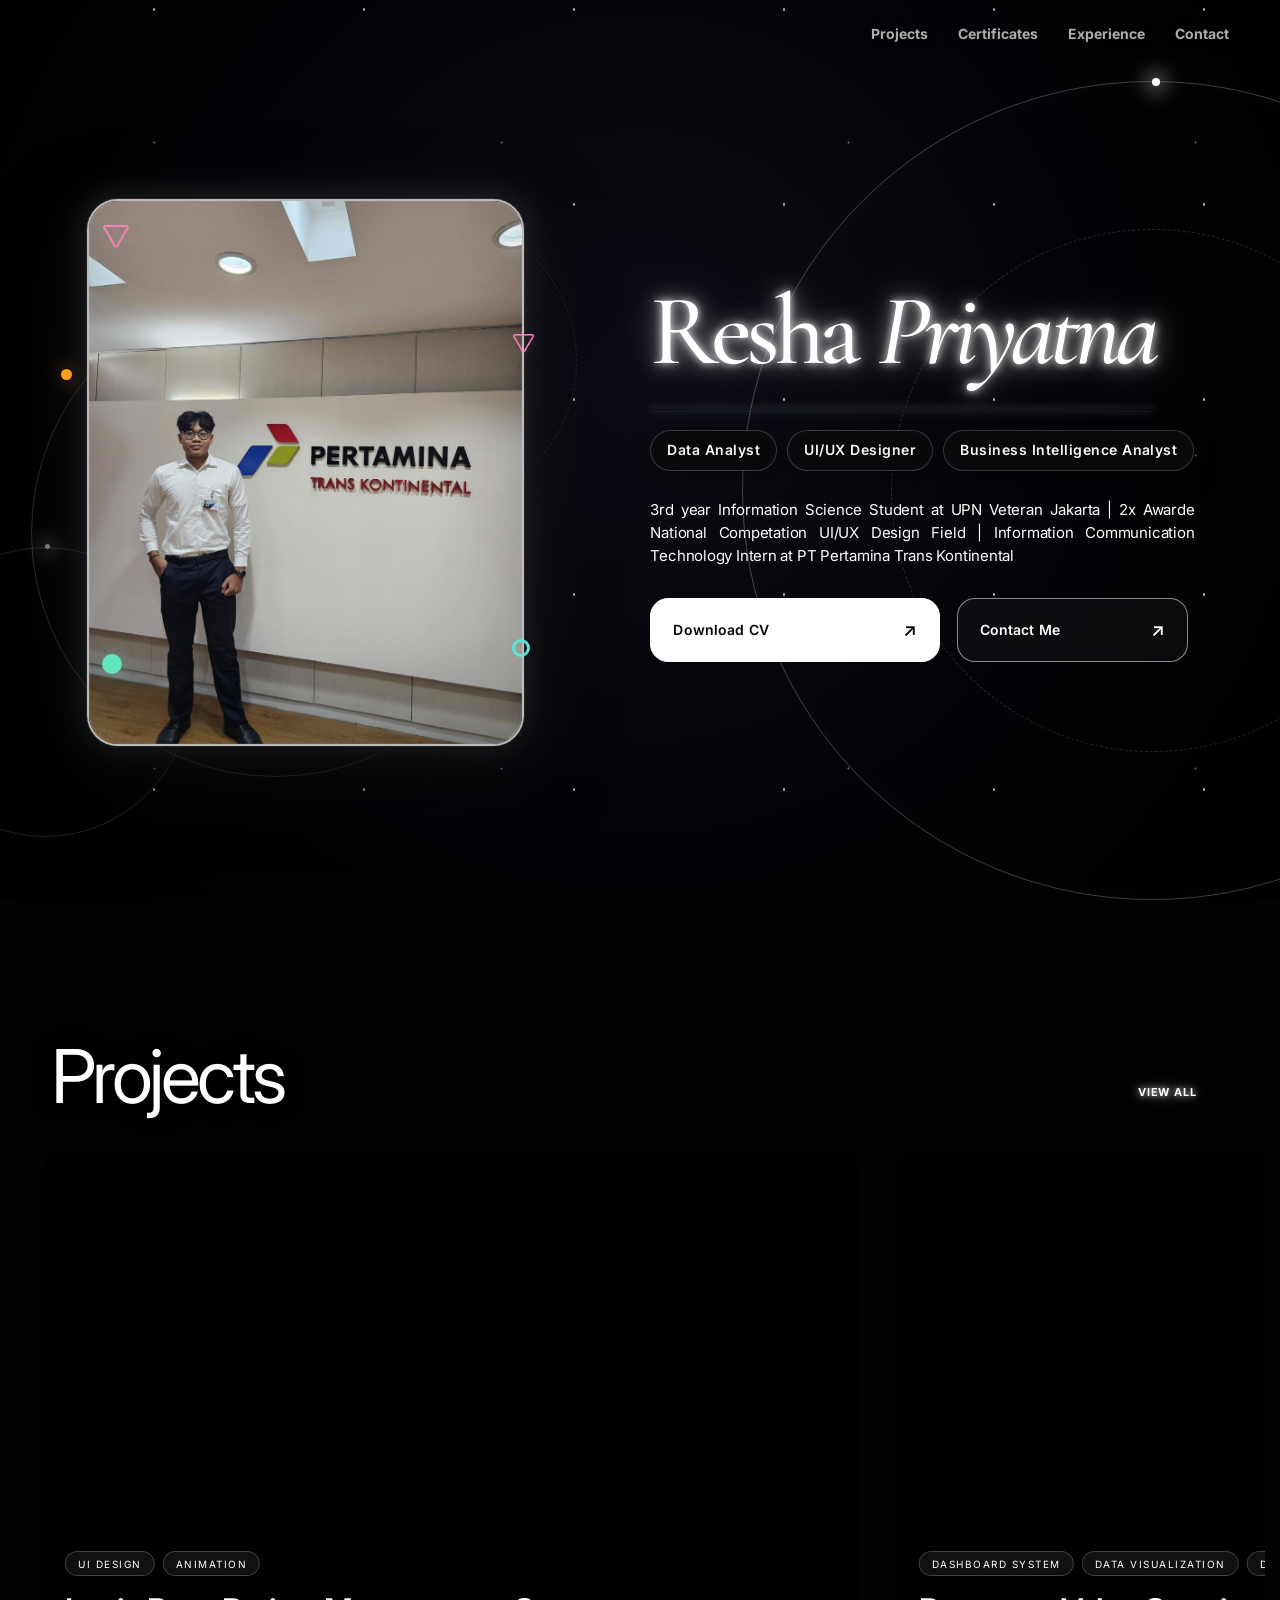
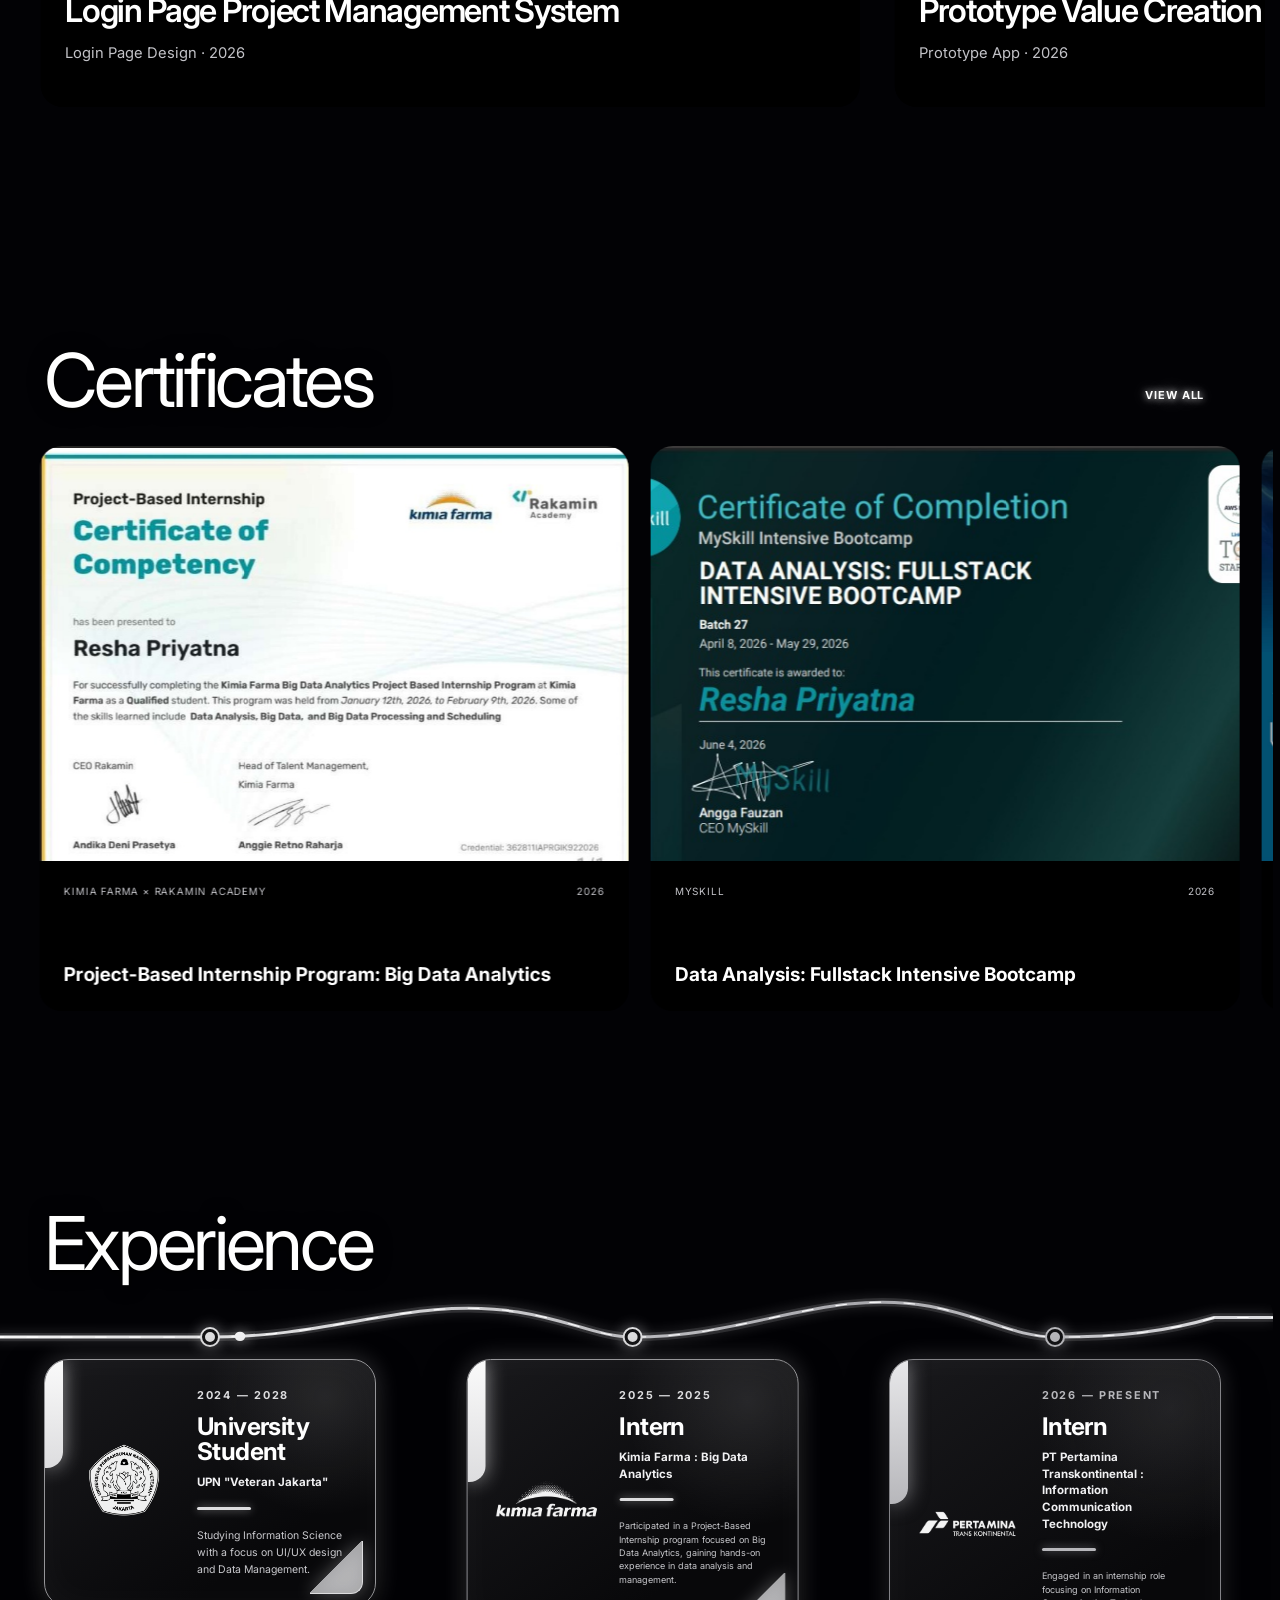
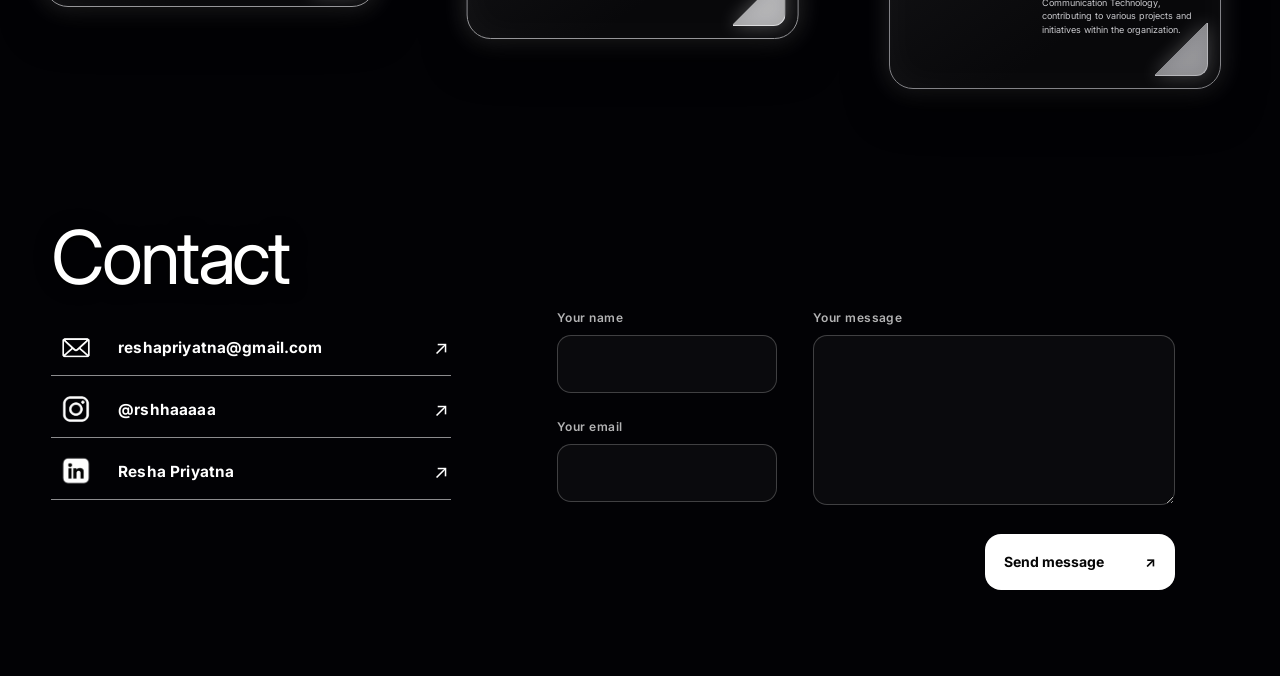
<file: index.html>
<!doctype html>
<html lang="en">
  <head>
    <meta charset="utf-8" />
    <meta name="viewport" content="width=device-width, initial-scale=1" />
    <link rel="preconnect" href="https://fonts.googleapis.com" />
    <link rel="preconnect" href="https://fonts.gstatic.com" crossorigin />
    <link
      href="https://fonts.googleapis.com/css2?family=Cormorant+Garamond:ital,wght@0,500;0,600;1,500&family=Inter:wght@400;500;600;700&display=swap"
      rel="stylesheet"
    />
    <link rel="stylesheet" href="styles.css?v=20260901-01" />
    <script src="data.js?v=20260819-17" defer></script>
    <script src="script.js?v=20260831-10" defer></script>
  </head>
  <body>
    <!-- Space background -->
    <div class="space-background" aria-hidden="true">
      <div class="star-field"></div>
      <div class="space-orbit orbit-large"><span></span></div>
      <div class="space-orbit orbit-small"><span></span></div>
      <div class="space-comet"></div>
    </div>

    <div class="page">
      <!-- Navigation -->
      <nav class="nav">
        <div class="wrap nav-inner">
          <div class="navlinks">
            <a href="#projects">Projects</a>
            <a href="#certificates">Certificates</a>
            <a href="#experience">Experience</a>
            <a href="#contact">Contact</a>
          </div>
        </div>
      </nav>

      <main>
        <!-- Hero -->
        <section class="hero" id="top">
          <div class="wrap hero-grid">
            <div
              class="hero-visual"
              id="heroProfileScene"
              aria-label="Rotating portraits of Resha Priyatna"
            >
              <span class="profile-orbit profile-orbit-one profile-parallax-layer" data-profile-depth="0.22" aria-hidden="true"><span></span></span>
              <span class="profile-orbit profile-orbit-two profile-parallax-layer" data-profile-depth="0.38" aria-hidden="true"><span></span></span>

              <span class="profile-floating-asset profile-asset-orange profile-parallax-layer" data-profile-depth="1.5" aria-hidden="true"><span class="profile-dot profile-dot-orange"></span></span>
              <span class="profile-floating-asset profile-asset-mint profile-parallax-layer" data-profile-depth="1.2" aria-hidden="true"><span class="profile-dot profile-dot-mint"></span></span>
              <span class="profile-floating-asset profile-asset-ring profile-parallax-layer" data-profile-depth="1.65" aria-hidden="true"><span class="profile-ring"></span></span>
              <span class="profile-floating-asset profile-asset-triangle-one profile-parallax-layer" data-profile-depth="1.35" aria-hidden="true"><img src="assets/images/hero-floating-triangle.png" alt="" /></span>
              <span class="profile-floating-asset profile-asset-triangle-two profile-parallax-layer" data-profile-depth="1.8" aria-hidden="true"><img src="assets/images/hero-floating-triangle.png" alt="" /></span>

              <span class="profile-shadow profile-parallax-layer" data-profile-depth="0.12" aria-hidden="true"></span>

              <div class="hero-profile-frame profile-parallax-layer" data-profile-depth="0.48">
                <div class="hero-profile-float">
                  <div class="hero-profile-rotator" id="heroProfileRotator">
                    <img
                      class="hero-profile-image hero-profile-image-current"
                      id="heroProfileImage"
                      src="assets/images/profile-resha-02.jpeg"
                      alt="Resha Priyatna at Pertamina Trans Kontinental"
                      draggable="false"
                    />
                    <img
                      class="hero-profile-image hero-profile-image-next"
                      id="heroProfileNextImage"
                      src="assets/images/profile-resha-03.jpeg"
                      alt=""
                      aria-hidden="true"
                      draggable="false"
                    />
                  </div>
                </div>
              </div>
            </div>
            <div class="hero-copy">
              <h1 class="hero-name">
                <span>Resha</span>
                <span>Priyatna</span>
              </h1>
              <p class="hero-subtitle">
                <span>Data Analyst</span>
                <span>UI/UX Designer</span>
                <span>Business Intelligence Analyst</span>
              </p>
              <p class="hero-description">
                3rd year Information Science Student at UPN Veteran Jakarta | 2x Awarde National  Competation UI/UX Design Field | Information Communication Technology Intern at PT Pertamina Trans Kontinental
              </p>
              <div class="actions">
                <a class="btn primary" href="assets/documents/cv-resha-priyatna.pdf" download="CV-Resha-Priyatna.pdf">Download CV <span aria-hidden="true">↗</span></a>
                <a class="btn" href="#contact">Contact Me <span aria-hidden="true">↗</span></a>
              </div>
            </div>
          </div>
        </section>

        <!-- Projects -->
        <section class="section" id="projects">
          <div class="wrap">
            <div class="section-head">
              <div>
                <h2 class="serif">Projects</h2>
              </div>
              <a class="archive-link" href="projects.html"
                >View all</a
              >
            </div>
            <div class="project-bleed">
              <div class="project-viewport" id="projectViewport">
                <div class="project-track" id="projectTrack"></div>
              </div>
            </div>
          </div>
        </section>

        <!-- Certificates -->
        <section class="section" id="certificates">
          <div class="wrap">
            <div class="section-head">
              <div>
                <h2 class="serif">Certificates</h2>
              </div>
              <a class="archive-link" href="certificates.html"
                >View all</a
              >
            </div>
            <div class="certificate-bleed">
              <div class="certificate-viewport" id="certificateViewport">
                <div class="certificate-track" id="certificateTrack"></div>
              </div>
            </div>
          </div>
        </section>

        <!-- Experience -->
        <section class="section" id="experience">
          <div class="wrap">
            <div class="experience-intro">
              <div>
                <h2 class="serif">Experience</h2>
              </div>
            </div>

            <div class="experience-map" aria-label="Work experience career map">
              <svg
                class="map-route"
                viewBox="0 0 1200 560"
                preserveAspectRatio="none"
                aria-hidden="true"
              >
                <defs>
                  <linearGradient id="careerRouteGradient" x1="0%" y1="0%" x2="100%" y2="0%">
                    <stop offset="0%" stop-color="#f5f5f5" />
                    <stop offset="68%" stop-color="#a8a8ad" />
                    <stop offset="100%" stop-color="#dedee1" />
                  </linearGradient>
                </defs>
                <path
                  class="route-shadow"
                  d="M0 102 C70 102 145 102 205 102 C320 102 394 58 492 75 C542 84 568 102 600 102 C708 102 783 49 878 69 C930 80 958 102 997 102 C1058 102 1100 96 1145 81 C1165 81 1184 81 1200 81"
                />
                <path
                  class="route-base"
                  d="M0 102 C70 102 145 102 205 102 C320 102 394 58 492 75 C542 84 568 102 600 102 C708 102 783 49 878 69 C930 80 958 102 997 102 C1058 102 1100 96 1145 81 C1165 81 1184 81 1200 81"
                />
                <path
                  class="route-flow"
                  d="M0 102 C70 102 145 102 205 102 C320 102 394 58 492 75 C542 84 568 102 600 102 C708 102 783 49 878 69 C930 80 958 102 997 102 C1058 102 1100 96 1145 81 C1165 81 1184 81 1200 81"
                />
                <circle class="route-tracer" r="5" fill="#d8d8dc">
                  <animateMotion
                    dur="8.5s"
                    repeatCount="indefinite"
                    path="M0 102 C70 102 145 102 205 102 C320 102 394 58 492 75 C542 84 568 102 600 102 C708 102 783 49 878 69 C930 80 958 102 997 102 C1058 102 1100 96 1145 81 C1165 81 1184 81 1200 81"
                  />
                </circle>
              </svg>

              <article class="map-node n1">
                <div class="node-pin"></div>
                <div class="node-card">
                  <div class="node-copy">
                    <div class="node-year">2024 — 2028</div>
                    <h3 class="node-role">University Student</h3>
                    <div class="node-org">UPN "Veteran Jakarta"</div>
                    <p class="node-desc">
                      Studying Information Science with a focus on UI/UX design and Data Management.
                    </p>
                  </div>
                  <img class="node-logo" src="assets/images/career-logo-upn-veteran-white.png" alt="UPN Veteran Jakarta logo" />
                </div>
              </article>

              <article class="map-node n2">
                <div class="node-pin"></div>
                <div class="node-card">
                  <div class="node-copy">
                    <div class="node-year">2025 — 2025</div>
                    <h3 class="node-role">Intern</h3>
                    <div class="node-org">Kimia Farma : Big Data Analytics</div>
                    <p class="node-desc">
                      Participated in a Project-Based Internship program focused on Big Data Analytics, gaining hands-on experience in data analysis and management.
                    </p>
                  </div>
                  <img class="node-logo node-logo-wide" src="assets/images/career-logo-kimia-farma.png" alt="Kimia Farma logo" />
                </div>
              </article>

              <article class="map-node n3">
                <div class="node-pin"></div>
                <div class="node-card">
                  <div class="node-copy">
                    <div class="node-year">2026 — Present</div>
                    <h3 class="node-role">Intern</h3>
                    <div class="node-org">PT Pertamina Transkontinental : Information Communication Technology</div>
                    <p class="node-desc">
                      Engaged in an internship role focusing on Information Communication Technology, contributing to various projects and initiatives within the organization.
                    </p>
                  </div>
                  <img class="node-logo node-logo-wide" src="assets/images/career-logo-pertamina-tk.png" alt="Pertamina Trans Kontinental logo" />
                </div>
              </article>
            </div>
          </div>
        </section>

        <!-- Contact -->
        <section class="closing" id="contact">
          <div class="wrap contact-layout">
            <div class="contact-content">
              <h2 class="serif">Contact</h2>

              <div class="socials" aria-label="Contact channels">
                <a
                  class="contact-link"
                  href="mailto:reshapriyatna@gmail.com"
                  aria-label="Email reshapriyatna@gmail.com"
                >
                  <span class="contact-icon contact-icon-image contact-icon-email" aria-hidden="true">
                    <img src="assets/images/contact-email-transparent.png" alt="" />
                  </span>
                  <strong>reshapriyatna@gmail.com</strong>
                  <span class="contact-arrow" aria-hidden="true">↗</span>
                </a>
                <a
                  class="contact-link"
                  href="https://www.instagram.com/rshhaaaaa?igsi=MXJsMjc1a3Y3eWFzNw=="
                  target="_blank"
                  rel="noopener noreferrer"
                  aria-label="Instagram @rshhaaaaa (opens in a new tab)"
                >
                  <span class="contact-icon contact-icon-image contact-icon-instagram" aria-hidden="true">
                    <img src="assets/images/contact-instagram-transparent.png" alt="" />
                  </span>
                  <strong>@rshhaaaaa</strong>
                  <span class="contact-arrow" aria-hidden="true">↗</span>
                </a>
                <a
                  class="contact-link"
                  href="https://www.linkedin.com/in/resha-priyatna"
                  target="_blank"
                  rel="noopener noreferrer"
                  aria-label="LinkedIn Resha Priyatna (opens in a new tab)"
                >
                  <span class="contact-icon contact-icon-image contact-icon-linkedin" aria-hidden="true">
                    <img src="assets/images/contact-linkedin-transparent.png" alt="" />
                  </span>
                  <strong>Resha Priyatna</strong>
                  <span class="contact-arrow" aria-hidden="true">↗</span>
                </a>
              </div>
            </div>

            <div class="contact-form-panel">
              <form class="contact-form" id="contactForm">
                <div class="contact-form-grid">
                  <div class="contact-field-column">
                    <label class="contact-field">
                      <span>Your name</span>
                      <input type="text" name="name" autocomplete="name" required />
                    </label>
                    <label class="contact-field">
                      <span>Your email</span>
                      <input type="email" name="email" autocomplete="email" required />
                    </label>
                  </div>

                  <label class="contact-field contact-field-message">
                    <span>Your message</span>
                    <textarea name="message" required></textarea>
                  </label>
                </div>

                <div class="contact-form-footer">
                  <p class="contact-form-status" id="contactFormStatus" aria-live="polite"></p>
                  <button class="contact-submit" type="submit">
                    Send message <span aria-hidden="true">↗</span>
                  </button>
                </div>
              </form>
            </div>
          </div>
        </section>
      </main>
    </div>

    <!-- Project and certificate detail modal -->
    <div
      class="detail-modal"
      id="modal"
      role="dialog"
      aria-modal="true"
      aria-labelledby="modalTitle"
      aria-hidden="true"
    >
      <div class="detail-modal-box">
        <button
          class="detail-modal-close"
          id="modalClose"
          type="button"
          aria-label="Close details"
        >
          ×
        </button>
        <div class="detail-modal-media" id="modalMedia"></div>
        <div class="detail-modal-copy">
          <span class="detail-modal-kind" id="modalKind"></span>
          <h2 id="modalTitle"></h2>
          <p class="detail-modal-subtitle" id="modalSubtitle"></p>
          <div class="detail-modal-tags" id="modalTags"></div>
          <p class="detail-modal-description" id="modalDescription"></p>
        </div>
      </div>
    </div>
  </body>
</html>
</file>
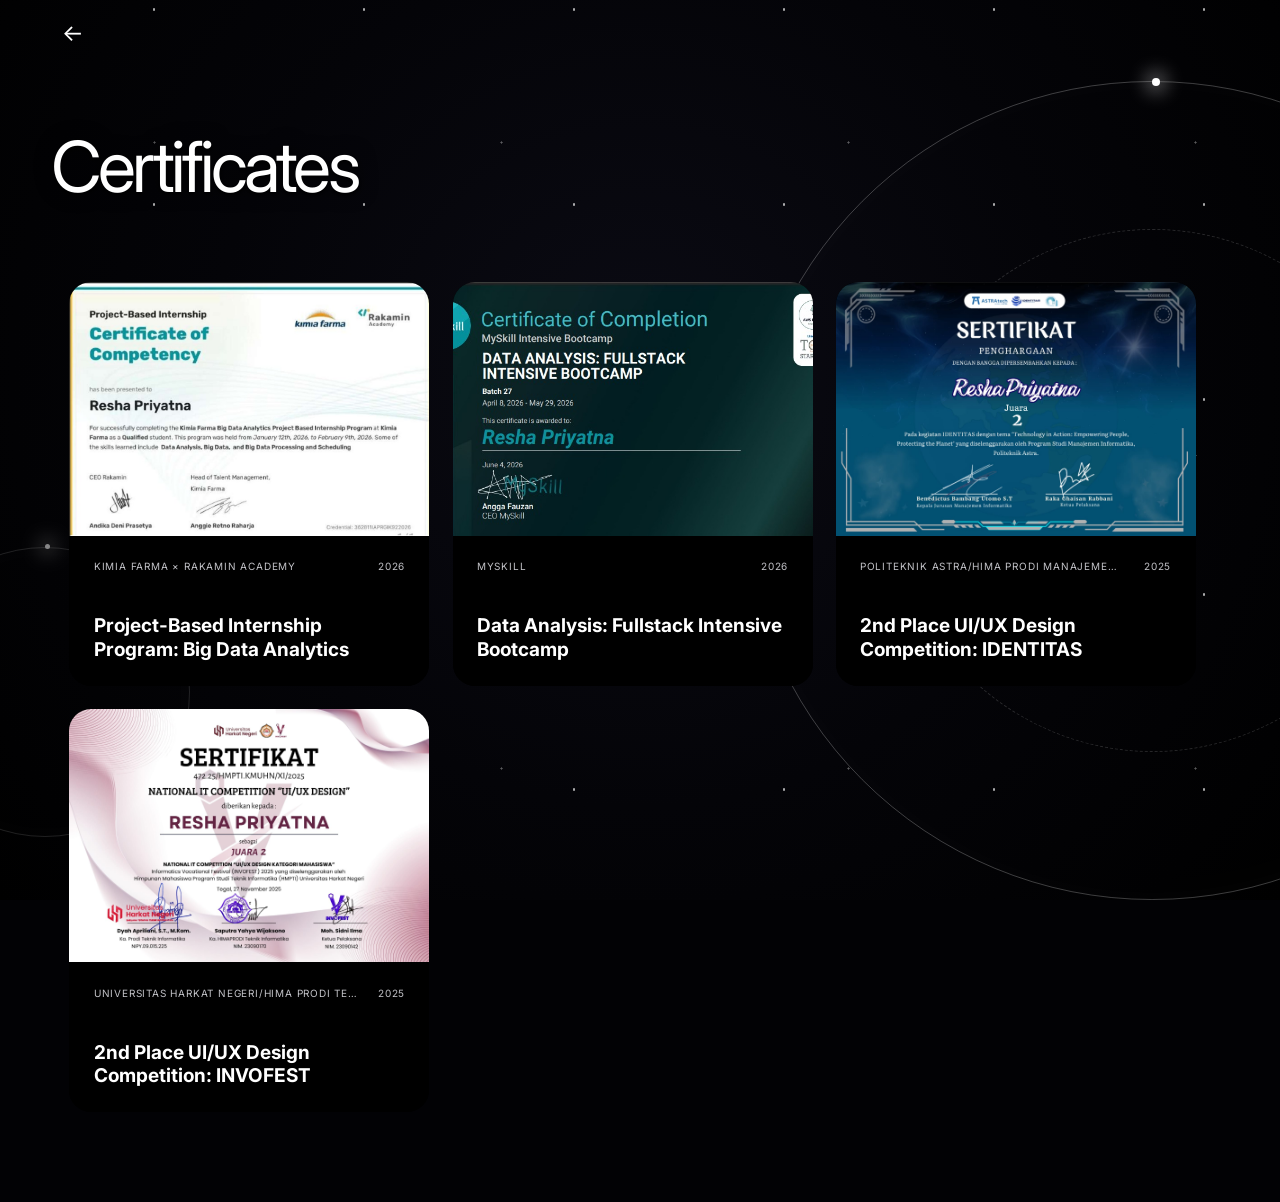
<file: certificates.html>
<!doctype html>
<html lang="en">
<head>
  <meta charset="utf-8" />
  <meta name="viewport" content="width=device-width, initial-scale=1" />
  <title>Certificates</title>
  <link rel="preconnect" href="https://fonts.googleapis.com" />
  <link rel="preconnect" href="https://fonts.gstatic.com" crossorigin />
  <link href="https://fonts.googleapis.com/css2?family=Inter:wght@400;500;600;700&display=swap" rel="stylesheet" />
  <link rel="stylesheet" href="styles.css?v=20260831-26" />
  <script src="data.js?v=20260824-01" defer></script>
  <script src="archive.js?v=20260824-01" defer></script>
</head>
<body class="archive-page" data-archive="certificates">
  <div class="space-background" aria-hidden="true">
    <div class="star-field"></div>
    <div class="space-orbit orbit-large"><span></span></div>
    <div class="space-orbit orbit-small"><span></span></div>
    <div class="space-comet comet-one"></div>
    <div class="space-comet comet-two"></div>
    <div class="space-comet comet-three"></div>
  </div>

  <nav class="archive-nav">
    <a class="archive-back" href="index.html#certificates" aria-label="Back to portfolio">←</a>
  </nav>

  <main class="archive-shell">
    <header class="archive-hero">
      <div>
        <h1>Certificates</h1>
      </div>
    </header>
    <section class="archive-grid" id="archiveGrid" aria-label="All certificates"></section>
  </main>
</body>
</html>
</file>
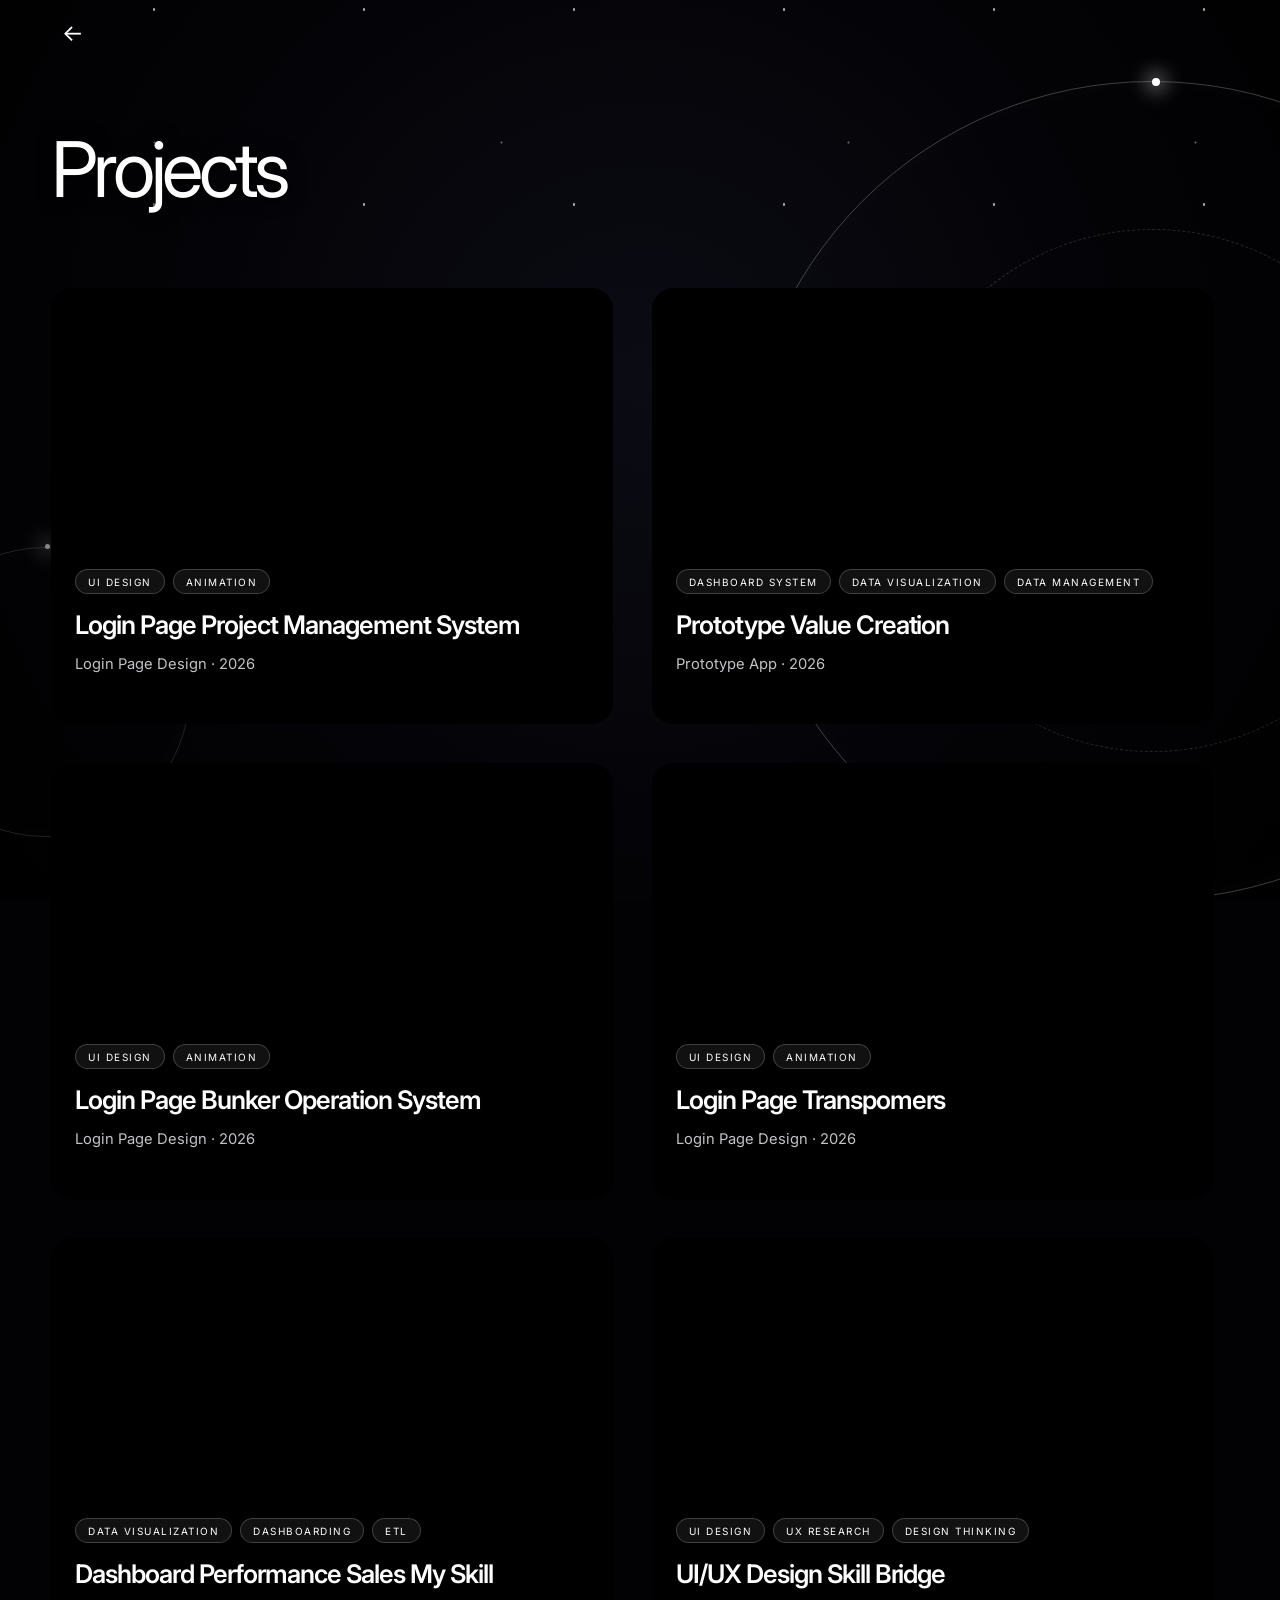
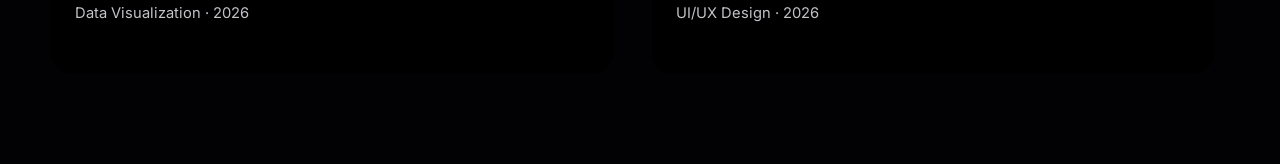
<file: projects.html>
<!doctype html>
<html lang="en">
<head>
  <meta charset="utf-8" />
  <meta name="viewport" content="width=device-width, initial-scale=1" />
  <title>Projects</title>
  <link rel="preconnect" href="https://fonts.googleapis.com" />
  <link rel="preconnect" href="https://fonts.gstatic.com" crossorigin />
  <link href="https://fonts.googleapis.com/css2?family=Inter:wght@400;500;600;700&display=swap" rel="stylesheet" />
  <link rel="stylesheet" href="styles.css?v=20260831-26" />
  <script src="data.js?v=20260824-01" defer></script>
  <script src="archive.js?v=20260824-01" defer></script>
</head>
<body class="archive-page" data-archive="projects">
  <div class="space-background" aria-hidden="true">
    <div class="star-field"></div>
    <div class="space-orbit orbit-large"><span></span></div>
    <div class="space-orbit orbit-small"><span></span></div>
    <div class="space-comet comet-one"></div>
    <div class="space-comet comet-two"></div>
    <div class="space-comet comet-three"></div>
  </div>

  <nav class="archive-nav">
    <a class="archive-back" href="index.html#projects" aria-label="Back to portfolio">←</a>
  </nav>

  <main class="archive-shell">
    <header class="archive-hero">
      <div>
        <h1>Projects</h1>
      </div>
    </header>
    <section class="archive-grid" id="archiveGrid" aria-label="All projects"></section>
  </main>
</body>
</html>
</file>
<file: styles.css>
:root {
  --paper: #050505;
  --ink: #ffffff;
  --muted: #c2c2c7;
  --line: rgba(255, 255, 255, 0.16);
  --card: rgba(18, 18, 20, 0.86);
  --accent: #ffffff;
  --max: 1440px;
  --pad: clamp(22px, 4vw, 64px);
}

/* Base */
* {
  box-sizing: border-box;
}
html {
  scroll-behavior: smooth;
  scrollbar-gutter: stable;
}
body {
  margin: 0;
  background: var(--paper);
  color: var(--ink);
  font-family: "Inter", Arial, Helvetica, sans-serif;
  -webkit-font-smoothing: antialiased;
  overflow-x: hidden;
}
h1,
h2,
h3,
h4,
h5,
h6,
.project-title,
.certificate-info strong {
  font-family: "Inter", Arial, Helvetica, sans-serif;
}
a {
  color: inherit;
}
button {
  font: inherit;
  color: inherit;
}
img,
video {
  display: block;
  max-width: 100%;
}
.page {
  min-height: 100vh;
  position: relative;
  z-index: 1;
}
.wrap {
  width: min(var(--max), 100%);
  margin: auto;
  padding-inline: var(--pad);
}
.eyebrow {
  font-size: 11px;
  letter-spacing: 0.16em;
  text-transform: uppercase;
  color: var(--muted);
}
.serif {
  font-family: "Inter", Arial, Helvetica, sans-serif;
  font-weight: 400;
}

/* Navigation */
.nav {
  position: fixed;
  top: 0;
  z-index: 40;
  width: 100%;
  mix-blend-mode: multiply;
  pointer-events: none;
}
.nav-inner {
  display: flex;
  justify-content: flex-end;
  align-items: center;
  padding-top: 22px;
  padding-bottom: 18px;
  pointer-events: auto;
}
.navlinks {
  display: flex;
  gap: 30px;
  font-size: 14px;
}
.navlinks a {
  text-decoration: none;
  color: var(--muted);
}

/* Hero */
.hero {
  min-height: 100svh;
  display: grid;
  align-items: center;
  padding: clamp(100px, 12vh, 126px) 0 clamp(56px, 7vh, 78px);
  position: relative;
  overflow: hidden;
}
.hero-grid {
  display: grid;
  grid-template-columns: minmax(340px, 0.95fr) minmax(480px, 1.05fr);
  gap: clamp(58px, 7vw, 120px);
  align-items: center;
  position: relative;
}
.hero-visual {
  position: relative;
  min-height: clamp(440px, 64svh, 640px);
  display: grid;
  place-items: center;
  perspective: 1400px;
  transform-style: preserve-3d;
}
.profile-parallax-layer {
  --profile-move-x: 0px;
  --profile-move-y: 0px;
  transform: translate3d(var(--profile-move-x), var(--profile-move-y), 0);
  transition: transform 100ms linear;
  will-change: transform;
}
.profile-orbit {
  position: absolute;
  z-index: 0;
  pointer-events: none;
}
.profile-orbit > span {
  display: block;
  width: 100%;
  height: 100%;
  border: 1px solid rgba(255, 255, 255, 0.16);
  border-radius: 50%;
  animation: profileOrbitBreath 6s ease-in-out infinite;
}
.profile-orbit-one {
  width: min(96%, 500px);
  aspect-ratio: 1;
  left: -4%;
  bottom: -3%;
}
.profile-orbit-two {
  width: min(58%, 300px);
  aspect-ratio: 1;
  right: -3%;
  top: 5%;
}
.profile-orbit-two > span {
  border-color: rgba(255, 255, 255, 0.1);
  border-style: dashed;
  animation:
    profileOrbitSpin 18s linear infinite,
    profileOrbitBreath 5s ease-in-out infinite;
}
.profile-floating-asset {
  position: absolute;
  z-index: 4;
  pointer-events: none;
}
.profile-asset-orange {
  left: 2%;
  top: 32%;
}
.profile-asset-mint {
  left: 10%;
  bottom: 15%;
}
.profile-asset-ring {
  right: 6%;
  bottom: 18%;
}
.profile-asset-triangle-one {
  left: 10%;
  top: 7%;
}
.profile-asset-triangle-two {
  right: 5%;
  top: 26%;
}
.profile-floating-asset img,
.profile-dot,
.profile-ring {
  display: block;
}
.profile-floating-asset img {
  width: 28px;
  filter: drop-shadow(0 0 9px rgba(255, 125, 194, 0.35));
}
.profile-asset-triangle-one img {
  animation: profileTriangleSpin 4.2s linear infinite;
}
.profile-asset-triangle-two img {
  width: 23px;
  animation: profileRingTravel 4.4s ease-in-out infinite alternate;
}
.profile-dot {
  border-radius: 50%;
}
.profile-dot-orange {
  width: 11px;
  height: 11px;
  background: #ff9f18;
  box-shadow: 0 0 20px rgba(255, 159, 24, 0.52);
  animation: profileDotTravel 3.6s ease-in-out infinite alternate;
}
.profile-dot-mint {
  width: 20px;
  height: 20px;
  background: #62e4bd;
  box-shadow: 0 0 23px rgba(98, 228, 189, 0.34);
  animation: profileMintTravel 4s ease-in-out infinite alternate;
}
.profile-ring {
  width: 18px;
  height: 18px;
  border: 3px solid #5ce3da;
  border-radius: 50%;
  animation: profileRingTravel 4.5s ease-in-out infinite alternate;
}
.profile-shadow {
  position: absolute;
  z-index: 0;
  left: 15%;
  bottom: 0;
  width: 70%;
  height: 62px;
  border-radius: 50%;
  background: rgba(0, 0, 0, 0.72);
  filter: blur(24px);
  animation: profileShadowPulse 3.4s ease-in-out infinite;
}
.hero-profile-frame {
  position: relative;
  z-index: 2;
  width: clamp(320px, min(36vw, 48.6svh), 470px);
  height: auto;
  max-width: none;
  aspect-ratio: 4 / 5;
  filter:
    drop-shadow(0 26px 42px rgba(0, 0, 0, 0.58))
    drop-shadow(0 0 18px rgba(255, 255, 255, 0.09));
}
.hero-profile-float {
  width: 100%;
  height: 100%;
  animation: profileHeroFloat 3.4s ease-in-out infinite;
}
.hero-profile-rotator {
  position: relative;
  width: 100%;
  height: 100%;
  overflow: hidden;
  border: 2px solid rgba(255, 255, 255, 0.72);
  border-radius: clamp(24px, 2.4vw, 38px);
  background: #080809;
  box-shadow:
    0 0 0 1px rgba(255, 255, 255, 0.08),
    0 0 28px rgba(255, 255, 255, 0.08);
}
.hero-profile-rotator::after {
  content: "";
  position: absolute;
  z-index: 5;
  inset: 0;
  border-radius: inherit;
  box-shadow:
    inset 0 0 0 1px rgba(255, 255, 255, 0.08),
    inset 0 -70px 90px rgba(0, 0, 0, 0.18);
  pointer-events: none;
}
.hero-profile-image {
  position: absolute;
  z-index: 1;
  inset: 0;
  width: 100%;
  height: 100%;
  object-fit: cover;
  object-position: var(--profile-position, 50% 50%);
  user-select: none;
  pointer-events: none;
  opacity: 1;
  transition: opacity 300ms ease;
  will-change: opacity;
}
.hero-profile-image-next {
  z-index: 2;
  opacity: 0;
}
.hero-profile-rotator.is-fading .hero-profile-image-current {
  opacity: 0;
}
.hero-profile-rotator.is-fading .hero-profile-image-next {
  opacity: 1;
}
.hero-profile-rotator.is-resetting .hero-profile-image {
  transition: none;
}
@keyframes profileHeroFloat {
  0%,
  100% {
    transform: translateY(-6px) rotate(-0.35deg);
  }
  50% {
    transform: translateY(7px) rotate(0.35deg);
  }
}
@keyframes profileShadowPulse {
  0%,
  100% {
    opacity: 0.55;
    transform: scaleX(0.94);
  }
  50% {
    opacity: 0.82;
    transform: scaleX(1.04);
  }
}
@keyframes profileOrbitBreath {
  0%,
  100% {
    opacity: 0.45;
    transform: scale(0.97);
  }
  50% {
    opacity: 1;
    transform: scale(1.04);
  }
}
@keyframes profileOrbitSpin {
  to {
    transform: rotate(360deg);
  }
}
@keyframes profileDotTravel {
  from {
    transform: translate3d(-8px, -8px, 0) scale(0.94);
  }
  to {
    transform: translate3d(38px, 48px, 0) scale(1.04);
  }
}
@keyframes profileMintTravel {
  from {
    transform: translate3d(-15px, 12px, 0) scale(0.86);
  }
  to {
    transform: translate3d(52px, -22px, 0) scale(1.08);
  }
}
@keyframes profileRingTravel {
  from {
    transform: translate3d(-14px, 6px, 0) rotate(-6deg);
  }
  to {
    transform: translate3d(52px, 15px, 0) rotate(22deg);
  }
}
@keyframes profileTriangleSpin {
  0% {
    transform: rotate(0deg) translate3d(-10px, -5px, 0);
  }
  50% {
    transform: rotate(180deg) translate3d(24px, -14px, 0);
  }
  100% {
    transform: rotate(360deg) translate3d(-10px, -5px, 0);
  }
}
.hero-copy {
  position: relative;
  z-index: 2;
  width: fit-content;
  max-width: none;
  display: flex;
  flex-direction: column;
  align-items: flex-start;
  padding-bottom: 24px;
  transform: translateY(16px);
}
.hero-name {
  margin: 0 0 clamp(16px, 2.2vh, 24px);
  color: #fff;
  font-family: "Cormorant Garamond", Georgia, "Times New Roman", serif;
  font-size: clamp(100px, min(7.4vw, 13vh), 120px);
  font-weight: 500;
  line-height: 0.82;
  letter-spacing: -0.055em;
  white-space: nowrap;
  text-shadow: 0 0 44px rgba(255, 255, 255, 0.08);
}
.hero-name span {
  display: inline;
}
.hero-name span:last-child {
  margin-left: 0.05em;
  color: #b8b6b4;
  font-style: italic;
  font-weight: 500;
}
.hero-name::after {
  content: "";
  display: block;
  width: min(100%, 600px);
  height: 1px;
  margin-top: clamp(26px, 4vh, 40px);
  background: linear-gradient(
    90deg,
    transparent 0%,
    rgba(255, 255, 255, 0.88) 12%,
    rgba(255, 255, 255, 0.88) 78%,
    transparent 100%
  );
  box-shadow:
    0 0 8px rgba(255, 255, 255, 0.7),
    0 0 22px rgba(255, 255, 255, 0.32);
}
.hero-subtitle {
  position: relative;
  z-index: 4;
  width: fit-content;
  display: flex;
  flex-wrap: wrap;
  align-items: center;
  gap: 10px;
  margin: 0 0 clamp(20px, 3vh, 28px);
  color: #f7f7f8;
  font-family: "Inter", Arial, Helvetica, sans-serif;
  font-size: clamp(14px, 1.05vw, 18px);
  font-weight: 600;
  letter-spacing: 0.035em;
  line-height: 1.35;
}
.hero-subtitle span {
  padding: 10px 16px;
  border: 1px solid rgba(255, 255, 255, 0.2);
  border-radius: 999px;
  background: #08080a;
  background-clip: padding-box;
  box-shadow:
    0 10px 28px rgba(0, 0, 0, 0.32),
    inset 0 0 18px rgba(255, 255, 255, 0.025);
}
.hero-description {
  width: 0;
  min-width: 100%;
  max-width: none;
  font-size: clamp(15px, 1.05vw, 18px);
  line-height: 1.55;
  margin: 0 0 30px;
  color: #d2d2d4;
  letter-spacing: -0.015em;
  text-align: justify;
  text-justify: inter-word;
}
.actions {
  display: flex;
  gap: 14px;
  flex-wrap: wrap;
  margin-top: 28px;
}
.btn {
  border: 1px solid var(--ink);
  background: transparent;
  padding: 13px 18px;
  text-decoration: none;
  font-size: 12px;
  letter-spacing: 0.04em;
  cursor: pointer;
  transition: 0.25s ease;
}
.btn.primary {
  background: var(--ink);
  color: var(--paper);
}
.btn:hover {
  transform: translateY(-2px);
}
.hero .actions {
  width: clamp(480px, 42vw, 560px);
  max-width: 100%;
  display: grid;
  grid-template-columns: minmax(0, 1.25fr) minmax(0, 1fr);
  gap: clamp(14px, 1.3vw, 20px);
  margin-top: 0;
}
.hero .btn {
  width: 100%;
  min-width: 0;
  min-height: 64px;
  display: inline-flex;
  justify-content: space-between;
  align-items: center;
  gap: 20px;
  padding: 15px 22px;
  border-radius: 18px;
  font-size: clamp(14px, 1.05vw, 17px);
  font-weight: 600;
  letter-spacing: 0.01em;
}
.hero .btn.primary {
  min-width: 0;
}
.hero .btn span {
  font-size: 18px;
}

/* Shared section */
.section {
  min-height: 100svh;
  display: flex;
  align-items: center;
  padding: clamp(76px, 10vh, 110px) 0 clamp(44px, 8vh, 90px);
}
.section-head {
  display: grid;
  grid-template-columns: 1fr 2fr;
  gap: 40px;
  margin-bottom: clamp(30px, 6vh, 56px);
}
.section-head h2 {
  margin: 0;
  font-size: clamp(42px, min(6vw, 10vh), 82px);
  line-height: 0.95;
  letter-spacing: -0.045em;
  max-width: 10ch;
}
.archive-link {
  justify-self: end;
  align-self: end;
  display: inline-flex;
  align-items: center;
  gap: 16px;
  padding: 13px 17px;
  border: 1px solid rgba(255, 255, 255, 0.28);
  border-radius: 999px;
  color: #fff;
  text-decoration: none;
  font-size: 11px;
  letter-spacing: 0.08em;
  text-transform: uppercase;
  background: rgba(255, 255, 255, 0.045);
  transition:
    background 0.2s ease,
    border-color 0.2s ease,
    transform 0.2s ease;
}
.archive-link span {
  font-size: 15px;
  transition: transform 0.2s ease;
}
.archive-link:hover {
  background: rgba(255, 255, 255, 0.12);
  border-color: rgba(255, 255, 255, 0.58);
  transform: translateY(-2px);
}
.archive-link:hover span {
  transform: translate(2px, -2px);
}
#certificates .section-head {
  width: 100vw;
  margin-left: calc(50% - 50vw);
  margin-bottom: clamp(18px, 3vh, 34px);
  padding-inline: var(--pad);
}
#certificates {
  padding-top: clamp(104px, 12svh, 128px);
  padding-bottom: clamp(28px, 4svh, 44px);
}
#certificates .section-head h2 {
  max-width: none;
  font-size: clamp(48px, min(5.8vw, 8.5vh), 84px);
}

/* Keep the complete Projects composition inside the viewport. */
#projects {
  min-height: 100svh;
  padding-top: clamp(104px, 12svh, 128px);
  padding-bottom: clamp(28px, 4svh, 44px);
  overflow: hidden;
}
#projects .section-head {
  margin-bottom: clamp(18px, 3vh, 34px);
}
#projects .section-head h2 {
  font-size: clamp(48px, min(5.8vw, 8.5vh), 84px);
}

/* Project rail */
.project-bleed,
.certificate-bleed {
  width: 100vw;
  margin-left: calc(50% - 50vw);
  overflow: hidden;
  position: relative;
}
.project-bleed::before,
.project-bleed::after,
.certificate-bleed::before,
.certificate-bleed::after {
  content: none;
}
.project-bleed::before,
.certificate-bleed::before {
  left: 0;
  background: linear-gradient(90deg, var(--paper), transparent);
}
.project-bleed::after,
.certificate-bleed::after {
  right: 0;
  background: linear-gradient(-90deg, var(--paper), transparent);
}
.project-viewport {
  overflow: hidden;
  cursor: grab;
  touch-action: pan-y;
  padding: 14px 0 24px;
}
.project-viewport.dragging,
.certificate-viewport.dragging {
  cursor: grabbing;
}
.project-track {
  display: flex;
  gap: clamp(28px, 2.7vw, 54px);
  width: max-content;
  will-change: transform;
  user-select: none;
  padding-left: var(--pad);
}
.project-card {
  flex: 0 0 clamp(500px, min(64vw, 108vh), 1100px);
  padding: 0;
  min-width: 0;
  overflow: hidden;
  border: 1px solid var(--line);
  border-radius: 22px;
  background: transparent;
  cursor: pointer;
  transform: translateY(0);
  transition:
    transform 0.42s cubic-bezier(0.22, 1, 0.36, 1),
    border-color 0.35s ease,
    box-shadow 0.42s ease;
}
.project-media {
  aspect-ratio: 1912 / 872;
  background: transparent;
  overflow: hidden;
  position: relative;
  border-radius: 0;
  min-width: 0;
  box-shadow: none;
  transition:
    border-color 0.45s ease,
    box-shadow 0.48s cubic-bezier(0.22, 1, 0.36, 1);
}
.project-media video {
  width: 100%;
  height: 100%;
  object-fit: fill;
  pointer-events: none;
  transform: scale(1.001);
  transition: transform 0.65s cubic-bezier(0.22, 1, 0.36, 1);
}
.project-card:hover {
  transform: translateY(-5px);
}
.project-card:hover .project-media {
  border-color: rgba(255, 255, 255, 0.28);
  box-shadow: none;
}
.project-card:hover .project-media video {
  transform: scale(1.025);
}
.project-card:active {
  transform: translateY(-1px) scale(0.982);
  transition-duration: 0.12s;
}
.project-card.is-opening {
  transform: translateY(-2px) scale(0.986);
  transition-duration: 0.16s;
}
.project-viewport.dragging .project-card {
  transform: none;
}
.project-meta {
  min-height: clamp(150px, 20vh, 190px);
  padding: clamp(18px, 2.7vh, 26px);
}
.project-tags {
  display: flex;
  gap: 8px;
  flex-wrap: wrap;
  margin-bottom: 18px;
}
.project-tag {
  display: inline-flex;
  align-items: center;
  border: 1px solid #d5dce4;
  border-radius: 999px;
  background: #f5f7f8;
  color: #526174;
  padding: 7px 12px 6px;
  font-size: 10px;
  line-height: 1;
  letter-spacing: 0.15em;
  text-transform: uppercase;
  white-space: nowrap;
}
.project-title {
  font-family: "Inter", Arial, Helvetica, sans-serif;
  font-size: clamp(30px, 2.55vw, 46px);
  font-weight: 600;
  line-height: 1.02;
  letter-spacing: -0.04em;
  margin: 0 0 16px;
  color: #10203a;
}
.project-footer {
  display: block;
}
.project-subtitle {
  margin: 0;
  color: #718099;
  font-size: clamp(14px, 1.15vw, 18px);
  line-height: 1.45;
}
/* Certificate rail */
.certificate-viewport {
  overflow: hidden;
  cursor: grab;
  touch-action: pan-y;
  padding: 4px 0 16px;
}
.certificate-track {
  display: flex;
  gap: 22px;
  width: max-content;
  will-change: transform;
  user-select: none;
  padding-left: var(--pad);
}
.certificate-card {
  width: clamp(420px, min(46vw, 74vh), 620px);
  flex: 0 0 auto;
  overflow: hidden;
  background: transparent;
  border: 1px solid var(--line);
  border-radius: 22px;
  transform: translateY(0) scale(1);
  transition:
    transform 0.42s cubic-bezier(0.22, 1, 0.36, 1),
    border-color 0.35s ease,
    box-shadow 0.42s ease;
  cursor: pointer;
}
.certificate-card:hover {
  transform: translateY(-5px);
}
.certificate-card:active,
.certificate-card.is-opening {
  transform: translateY(-1px) scale(0.978);
  transition-duration: 0.14s;
}
.project-card:focus-visible,
.certificate-card:focus-visible {
  outline: 2px solid #fff;
  outline-offset: 7px;
}
.certificate-media {
  position: relative;
  aspect-ratio: 1.42 / 1;
  display: grid;
  place-items: center;
  overflow: hidden;
  background: transparent;
  border-bottom: 1px solid var(--line);
}
.certificate-image {
  width: 100%;
  height: 100%;
  object-fit: contain;
  background: transparent;
}
.certificate-image-cover {
  object-fit: cover;
  object-position: center;
}
.certificate-placeholder {
  width: calc(100% - 36px);
  height: calc(100% - 36px);
  display: grid;
  place-items: center;
  align-content: center;
  gap: 18px;
  border: 1px dashed rgba(255, 255, 255, 0.25);
  background: radial-gradient(
    circle at 50% 40%,
    rgba(255, 255, 255, 0.08),
    transparent 45%
  );
  color: rgba(255, 255, 255, 0.5);
}
.certificate-placeholder span {
  font-size: 9px;
  letter-spacing: 0.18em;
  text-transform: uppercase;
}
.placeholder-icon {
  position: relative;
  width: 62px;
  height: 46px;
  border: 1px solid rgba(255, 255, 255, 0.42);
  border-radius: 3px;
}
.placeholder-icon::before {
  content: "";
  position: absolute;
  width: 7px;
  height: 7px;
  top: 9px;
  right: 10px;
  border: 1px solid rgba(255, 255, 255, 0.48);
  border-radius: 50%;
}
.placeholder-icon::after {
  content: "";
  position: absolute;
  left: 9px;
  right: 9px;
  bottom: 9px;
  height: 17px;
  border-left: 1px solid rgba(255, 255, 255, 0.4);
  border-bottom: 1px solid rgba(255, 255, 255, 0.4);
  transform: skewY(-24deg);
}
.certificate-info {
  min-height: clamp(120px, 17vh, 150px);
  padding: clamp(18px, 2.7vh, 26px);
  display: flex;
  flex-direction: column;
  justify-content: space-between;
  gap: clamp(12px, 2vh, 20px);
}
.certificate-info strong {
  display: block;
  font-size: 19px;
  line-height: 1.25;
}
.certificate-details {
  display: flex;
  justify-content: space-between;
  gap: 20px;
}
.certificate-details span {
  color: var(--muted);
  font-size: 10px;
  letter-spacing: 0.08em;
  text-transform: uppercase;
}
.certificate-details span:first-child {
  overflow: hidden;
  text-overflow: ellipsis;
  white-space: nowrap;
}

/* Experience */
.experience-intro {
  display: grid;
  grid-template-columns: 1fr 2fr;
  gap: 40px;
  margin-bottom: clamp(18px, 3vh, 34px);
}
.experience-intro h2 {
  margin: 0;
  font-size: clamp(48px, min(5.8vw, 8.5vh), 84px);
  line-height: 0.95;
  letter-spacing: -0.045em;
  max-width: 9ch;
}
#experience {
  min-height: auto;
  align-items: flex-start;
  padding-top: clamp(104px, 12svh, 128px);
  padding-bottom: clamp(20px, 3svh, 32px);
}
#experience .experience-intro {
  width: 100vw;
  margin-left: calc(50% - 50vw);
  padding-inline: var(--pad);
}
#experience .experience-map {
  width: 100vw;
  height: clamp(440px, 58svh, 560px);
  min-height: 0;
  margin-left: 50%;
  transform: translateX(-50%);
}
.experience-map {
  position: relative;
  border: 1px solid var(--line);
  border-radius: 28px;
  overflow: hidden;
  background:
    linear-gradient(rgba(23, 23, 22, 0.045) 1px, transparent 1px),
    linear-gradient(90deg, rgba(23, 23, 22, 0.045) 1px, transparent 1px),
    var(--card);
  background-size: 54px 54px;
}
.map-route {
  position: absolute;
  inset: 0;
  width: 100%;
  height: 100%;
  pointer-events: none;
  overflow: visible;
}
.map-route path {
  fill: none;
  stroke-linecap: round;
  stroke-linejoin: round;
}
.map-route .route-shadow {
  stroke: var(--paper);
  stroke-width: 8;
}
.map-route .route-base {
  stroke: #aaa69d;
  stroke-width: 1.5;
}
.map-route .route-flow {
  stroke: var(--accent);
  stroke-width: 2.4;
  stroke-dasharray: 4 16;
  animation: routeFlow 1.15s linear infinite;
}
.route-tracer {
  filter: drop-shadow(0 0 5px rgba(165, 82, 53, 0.35));
}
@keyframes routeFlow {
  to {
    stroke-dashoffset: -20;
  }
}
.map-node {
  position: absolute;
  width: clamp(240px, 23vw, 340px);
  z-index: 5;
}
.map-node.n1 {
  left: 7%;
  top: 31%;
}
.map-node.n2 {
  left: 40%;
  top: 31%;
}
.map-node.n3 {
  right: 7%;
  left: auto;
  top: 31%;
}
.node-pin {
  width: 12px;
  height: 12px;
  border: 3px solid var(--card);
  background: var(--accent);
  border-radius: 50%;
  box-shadow: 0 0 0 1px var(--ink);
  margin-bottom: 9px;
}
.node-card {
  display: grid;
  grid-template-columns: minmax(0, 1fr) clamp(56px, 5vw, 74px);
  align-items: start;
  gap: clamp(12px, 1.4vw, 18px);
  min-width: 0;
  background: #fff;
  border: 1px solid var(--line);
  padding: clamp(14px, 1.4vw, 20px);
  backdrop-filter: blur(8px);
  box-shadow: 0 9px 22px rgba(0, 0, 0, 0.035);
}
.node-copy {
  min-width: 0;
  overflow-wrap: anywhere;
}
.node-logo {
  width: 100%;
  max-height: 70px;
  object-fit: contain;
  align-self: start;
  justify-self: end;
  filter: drop-shadow(0 7px 14px rgba(0, 0, 0, 0.2));
}
.node-logo-wide {
  max-height: 50px;
}
.node-year {
  font-size: 9px;
  letter-spacing: 0.14em;
  text-transform: uppercase;
  color: var(--accent);
  margin-bottom: 6px;
}
.node-role {
  font-family: "Inter", Arial, Helvetica, sans-serif;
  font-size: clamp(18px, 1.45vw, 23px);
  line-height: 1.04;
  letter-spacing: -0.025em;
  margin: 0 0 6px;
  overflow-wrap: anywhere;
}
.node-org {
  font-size: clamp(9.5px, 0.72vw, 11px);
  font-weight: 700;
  margin-bottom: 7px;
  line-height: 1.4;
  overflow-wrap: anywhere;
}
.node-desc {
  font-size: clamp(9.5px, 0.72vw, 11px);
  line-height: 1.45;
  color: var(--muted);
  margin: 0;
  overflow-wrap: anywhere;
}
/* Contact */
.closing {
  min-height: auto;
  display: flex;
  align-items: center;
  padding: clamp(42px, 6vh, 64px) 0 clamp(38px, 5vh, 56px);
  overflow: hidden;
}
.contact-layout {
  width: min(1680px, 100%);
  display: grid;
  grid-template-columns: minmax(300px, 0.58fr) minmax(380px, 1fr);
  align-items: start;
  column-gap: clamp(40px, 5vw, 84px);
  row-gap: clamp(28px, 4vh, 44px);
}
.contact-content {
  position: relative;
  z-index: 1;
}
.closing h2 {
  max-width: 9ch;
  margin: 0 0 clamp(18px, 3vh, 34px);
  font-size: clamp(48px, min(5.8vw, 8.5vh), 84px);
  line-height: 0.95;
  letter-spacing: -0.045em;
}
.socials {
  display: flex;
  max-width: 400px;
  flex-direction: column;
  gap: 6px;
}
.contact-link {
  display: grid;
  grid-template-columns: 48px 1fr auto;
  align-items: center;
  gap: 16px;
  min-height: 56px;
  padding: 5px 3px;
  color: #fff;
  text-decoration: none;
  border-bottom: 1px solid rgba(255, 255, 255, 0.18);
  transition:
    border-color 0.25s ease,
    transform 0.25s ease;
}
.contact-link:hover {
  border-color: rgba(255, 255, 255, 0.68);
  transform: translateX(6px);
}
.contact-icon {
  width: 44px;
  height: 44px;
  display: grid;
  place-items: center;
  border: 1px solid rgba(255, 255, 255, 0.32);
  border-radius: 50%;
  font-size: 18px;
  font-weight: 700;
  box-shadow: 0 0 20px rgba(255, 255, 255, 0.06);
}
.contact-icon-image {
  border-color: transparent;
  box-shadow: none;
}
.contact-icon-image img {
  display: block;
  width: 38px;
  height: 38px;
  object-fit: contain;
  filter: brightness(0) invert(1);
}
.contact-icon-email img {
  width: 44px;
  height: 44px;
}
.contact-icon-instagram img {
  width: 34px;
  height: 34px;
}
.contact-icon-linkedin img {
  filter: invert(1);
}
.contact-link strong {
  font-size: clamp(15px, 1.2vw, 18px);
  letter-spacing: 0.01em;
}
.contact-arrow {
  font-size: 19px;
  transition: transform 0.25s ease;
}
.contact-link:hover .contact-arrow {
  transform: translate(3px, -3px);
}
.contact-form-panel {
  min-width: 0;
  width: min(100%, 880px);
  justify-self: end;
  padding: clamp(26px, 3vw, 46px);
  color: #fff;
  border: 0;
  border-radius: clamp(22px, 2.4vw, 34px);
  background: transparent;
}
.contact-form-grid {
  display: grid;
  grid-template-columns: minmax(220px, 0.72fr) minmax(0, 1.28fr);
  gap: clamp(20px, 2.8vw, 42px);
}
.contact-field-column {
  display: grid;
  gap: 24px;
}
.contact-field {
  display: grid;
  align-content: start;
  gap: 10px;
  color: rgba(255, 255, 255, 0.7);
  font-size: 12px;
  font-weight: 600;
  letter-spacing: 0.04em;
}
.contact-field input,
.contact-field textarea {
  width: 100%;
  border: 1px solid rgba(255, 255, 255, 0.22);
  border-radius: 14px;
  outline: none;
  color: #fff;
  background: #0a0a0d;
  font: inherit;
  font-size: 15px;
  font-weight: 400;
  letter-spacing: normal;
  transition:
    border-color 0.2s ease,
    box-shadow 0.2s ease;
}
.contact-field input {
  min-height: 58px;
  padding: 0 18px;
}
.contact-field textarea {
  min-height: 170px;
  padding: 16px 18px;
  resize: vertical;
}
.contact-field input:focus,
.contact-field textarea:focus {
  border-color: rgba(255, 255, 255, 0.82);
  box-shadow: 0 0 22px rgba(255, 255, 255, 0.1);
}
.contact-form-footer {
  min-height: 62px;
  display: flex;
  align-items: center;
  justify-content: space-between;
  gap: 24px;
  margin-top: 26px;
}
.contact-form-status {
  margin: 0;
  color: rgba(255, 255, 255, 0.58);
  font-size: 12px;
  line-height: 1.5;
}
.contact-submit {
  min-width: 190px;
  min-height: 56px;
  display: inline-flex;
  align-items: center;
  justify-content: space-between;
  gap: 26px;
  padding: 14px 19px;
  border: 0;
  border-radius: 16px;
  color: #050505;
  background: #fff;
  font: inherit;
  font-size: 14px;
  font-weight: 700;
  cursor: pointer;
  transition:
    transform 0.2s ease,
    box-shadow 0.2s ease;
}
.contact-submit:hover {
  transform: translateY(-2px);
  box-shadow: 0 0 26px rgba(255, 255, 255, 0.18);
}

/* Minimal space theme */
body {
  background: #020205;
}

body::before {
  content: none;
}

body::after {
  content: none;
}

.space-background {
  position: fixed;
  inset: 0;
  z-index: 0;
  display: block;
  overflow: hidden;
  pointer-events: none;
  background: radial-gradient(circle at 50% 42%, #0b0b14 0%, #040408 52%, #000 100%);
}
.space-background::before {
  content: none;
}
.star-field {
  position: absolute;
  inset: -15%;
  opacity: 0.72;
  background-image:
    radial-gradient(
      circle,
      rgba(255, 255, 255, 0.92) 0 1px,
      transparent 1.5px
    ),
    radial-gradient(circle, rgba(255, 255, 255, 0.48) 0 0.8px, transparent 1.4px);
  background-size:
    210px 195px,
    347px 313px;
  background-position:
    31px 47px,
    173px 121px;
  animation: starsDrift 90s linear infinite;
}
.space-orbit {
  position: absolute;
  border: 1px solid rgba(255, 255, 255, 0.24);
  border-radius: 50%;
  box-shadow: inset 0 0 46px rgba(255, 255, 255, 0.02);
}
.space-orbit span {
  position: absolute;
  left: 50%;
  top: -4px;
  width: 8px;
  height: 8px;
  border-radius: 50%;
  background: #fff;
  box-shadow: 0 0 19px 5px rgba(255, 255, 255, 0.5);
}
.orbit-large {
  width: min(64vw, 920px);
  aspect-ratio: 1;
  right: -22vw;
  top: 9vh;
  animation: orbitSpin 42s linear infinite;
}
.orbit-large::before {
  content: "";
  position: absolute;
  inset: 18%;
  border: 1px dashed rgba(255, 255, 255, 0.15);
  border-radius: 50%;
}
.orbit-small {
  width: 290px;
  height: 290px;
  left: -100px;
  bottom: 7vh;
  opacity: 0.52;
  animation: orbitSpinReverse 31s linear infinite;
}
.orbit-small span {
  width: 5px;
  height: 5px;
}
.space-comet {
  position: absolute;
  --comet-angle: -24deg;
  width: clamp(110px, 13vw, 190px);
  height: 1px;
  left: 0;
  top: 14vh;
  opacity: 0;
  background: linear-gradient(90deg, transparent, rgba(255, 255, 255, 0.92));
  filter: drop-shadow(0 0 4px rgba(255, 255, 255, 0.3));
  transform: rotate(var(--comet-angle));
  animation: cometPass 14s ease-in-out infinite;
}
.comet-two {
  --comet-angle: -19deg;
  top: 47vh;
  width: clamp(90px, 10vw, 150px);
  animation-duration: 18s;
  animation-delay: -6s;
}
.comet-three {
  --comet-angle: -29deg;
  top: 78vh;
  width: clamp(80px, 8vw, 125px);
  animation-duration: 21s;
  animation-delay: -13s;
}
.space-comet::after {
  content: "";
  position: absolute;
  right: -2px;
  top: -2px;
  width: 5px;
  height: 5px;
  border-radius: 50%;
  background: #fff;
  box-shadow: 0 0 12px rgba(255, 255, 255, 0.8);
}

@keyframes orbitSpin {
  to {
    transform: rotate(360deg);
  }
}
@keyframes orbitSpinReverse {
  to {
    transform: rotate(-360deg);
  }
}
@keyframes starsDrift {
  to {
    transform: translate3d(7%, 5%, 0);
  }
}
@keyframes cometPass {
  0%,
  24% {
    transform: translate3d(-34vw, 16vh, 0) rotate(var(--comet-angle));
    opacity: 0;
  }
  30% {
    opacity: 0.78;
  }
  58%,
  100% {
    transform: translate3d(128vw, -38vh, 0) rotate(var(--comet-angle));
    opacity: 0;
  }
}

.nav {
  mix-blend-mode: normal;
  background: transparent;
  border-bottom: 0;
  backdrop-filter: none;
  box-shadow: none;
}
.nav-inner {
  min-height: 66px;
  margin-top: 0;
  padding-top: 12px;
  padding-bottom: 12px;
  border: 0;
  border-radius: 0;
  background: transparent;
  backdrop-filter: none;
  box-shadow: none;
}
.navlinks a {
  color: #fff;
  font-weight: 700;
  text-shadow: 0 1px 8px rgba(0, 0, 0, 0.85);
}
.navlinks a {
  opacity: 0.68;
  transition: opacity 0.2s ease;
}
.navlinks a:hover {
  opacity: 1;
}

.hero {
  background: transparent;
}
.hero h1,
.hero-description,
.section-head h2,
.experience-intro h2,
.closing h2 {
  color: #fff;
  text-shadow: 0 0 42px rgba(255, 255, 255, 0.08);
}
.hero h1 {
  color: #fff;
  text-shadow:
    0 0 8px rgba(255, 255, 255, 0.9),
    0 0 22px rgba(255, 255, 255, 0.62),
    0 0 48px rgba(255, 255, 255, 0.34);
}
.hero-name span:last-child {
  color: #fff;
}
.hero-name::after {
  background: linear-gradient(
    90deg,
    transparent 0%,
    rgba(18, 24, 32, 0.88) 12%,
    rgba(18, 24, 32, 0.88) 78%,
    transparent 100%
  );
  box-shadow:
    0 0 8px rgba(255, 255, 255, 0.65),
    0 0 18px rgba(17, 24, 32, 0.28);
}
#projects .section-head h2 {
  color: #fff;
  text-shadow:
    0 2px 4px rgba(0, 0, 0, 0.95),
    0 0 18px rgba(0, 0, 0, 0.78);
}
#certificates .section-head h2 {
  color: #fff;
  text-shadow:
    0 2px 4px rgba(0, 0, 0, 0.95),
    0 0 18px rgba(0, 0, 0, 0.78);
}
#experience .experience-intro h2 {
  color: #fff;
  text-shadow:
    0 2px 4px rgba(0, 0, 0, 0.95),
    0 0 18px rgba(0, 0, 0, 0.78);
}
.closing h2 {
  color: #fff;
  text-shadow:
    0 2px 4px rgba(0, 0, 0, 0.95),
    0 0 18px rgba(0, 0, 0, 0.78);
}
.section-head .archive-link {
  color: #fff;
  border: 0;
  background: transparent;
  backdrop-filter: none;
  box-shadow: none;
  font-weight: 700;
  text-shadow:
    0 0 7px rgba(255, 255, 255, 0.88),
    0 0 18px rgba(255, 255, 255, 0.48);
}
.section-head .archive-link:hover {
  color: #fff;
  border-color: transparent;
  background: transparent;
  box-shadow: none;
  text-shadow:
    0 0 9px rgba(255, 255, 255, 1),
    0 0 24px rgba(255, 255, 255, 0.72);
}
.eyebrow {
  color: rgba(255, 255, 255, 0.72);
}
.project-subtitle,
.certificate-info span,
.node-desc {
  color: var(--muted);
}

.btn {
  border-color: rgba(255, 255, 255, 0.52);
  color: #fff;
  background: rgba(255, 255, 255, 0.04);
  backdrop-filter: blur(10px);
}
.btn.primary {
  background: #fff;
  color: #050505;
  border-color: #fff;
}
.btn:hover {
  background: rgba(255, 255, 255, 0.12);
  box-shadow: 0 0 24px rgba(255, 255, 255, 0.11);
}
.btn.primary:hover {
  background: #fff;
}

.section,
.closing {
  position: relative;
  background: transparent;
}
.project-bleed::before,
.certificate-bleed::before {
  background: linear-gradient(90deg, rgba(5, 5, 5, 0.96), transparent);
}
.project-bleed::after,
.certificate-bleed::after {
  background: linear-gradient(-90deg, rgba(5, 5, 5, 0.96), transparent);
}
.project-media {
  border: 0;
  background: #000;
  box-shadow: none;
}
.project-tag {
  border-color: rgba(255, 255, 255, 0.2);
  background: rgba(255, 255, 255, 0.065);
  color: #fff;
}
.project-title {
  color: #fff;
}

.certificate-card {
  background: #000;
  border: 0;
  box-shadow: none;
  backdrop-filter: none;
}
.project-card {
  background: #000;
  border: 0;
  box-shadow: none;
}
.project-card:hover {
  border-color: rgba(255, 255, 255, 0.38);
  box-shadow: none;
}
.project-meta,
.certificate-info {
  background: #000;
}
.certificate-media {
  background: #000;
  border-bottom: 0;
}
.certificate-card:hover {
  border-color: rgba(255, 255, 255, 0.38);
  box-shadow: none;
}
.certificate-info strong {
  color: #fff;
}

.experience-map {
  isolation: isolate;
  border: 0;
  background: transparent;
  box-shadow: none;
  backdrop-filter: none;
}
#experience .experience-map::before,
#experience .experience-map::after {
  content: none;
  position: absolute;
  z-index: 0;
  pointer-events: none;
  border-radius: 50%;
  opacity: 0.58;
  background-image: radial-gradient(circle, currentColor 1px, transparent 1.6px);
  background-size: 20px 20px;
  mask-image: radial-gradient(ellipse at center, #000 0 18%, rgba(0, 0, 0, 0.72) 42%, transparent 72%);
}
#experience .experience-map::before {
  left: -230px;
  bottom: -350px;
  width: 720px;
  height: 540px;
  color: rgba(225, 225, 230, 0.32);
  border: 1px solid rgba(235, 235, 238, 0.2);
  box-shadow:
    0 0 0 42px rgba(255, 255, 255, 0.035),
    0 0 0 88px rgba(255, 255, 255, 0.022),
    0 0 65px rgba(255, 255, 255, 0.07);
  transform: rotate(-9deg);
}
#experience .experience-map::after {
  top: -340px;
  right: -220px;
  width: 680px;
  height: 520px;
  color: rgba(185, 185, 190, 0.28);
  border: 1px solid rgba(210, 210, 214, 0.18);
  box-shadow:
    0 0 0 44px rgba(220, 220, 224, 0.03),
    0 0 0 92px rgba(220, 220, 224, 0.018),
    0 0 60px rgba(230, 230, 232, 0.055);
  transform: rotate(8deg);
}
#experience .map-route {
  z-index: 2;
}
.map-route .route-shadow {
  stroke: #080809;
}
.map-route .route-base {
  stroke: rgba(255, 255, 255, 0.32);
}
.map-route .route-flow {
  stroke: #fff;
}
.route-tracer {
  fill: #fff;
  filter: drop-shadow(0 0 7px rgba(255, 255, 255, 0.8));
}
.node-pin {
  border-color: #111;
  background: #fff;
  box-shadow:
    0 0 0 1px #fff,
    0 0 15px rgba(255, 255, 255, 0.45);
}
.node-card {
  color: #fff;
  background: #000;
  border: 0;
  box-shadow: 0 16px 38px rgba(0, 0, 0, 0.3);
  backdrop-filter: none;
}
.node-year {
  color: #bfc0c5;
}
.node-card .node-desc {
  color: #c9c9cd;
}
/* Disabled reference-layout experiment.
#experience {
  overflow: hidden;
  color: #10213e;
  background:
    radial-gradient(circle at 12% 18%, rgba(34, 113, 196, 0.08), transparent 24%),
    radial-gradient(circle at 88% 20%, rgba(224, 30, 48, 0.06), transparent 22%),
    #f7f9fc;
}
#experience .wrap {
  position: relative;
  z-index: 1;
}
#experience .experience-intro {
  display: block;
  width: auto;
  margin: 0 0 clamp(24px, 4vh, 42px);
  padding: 0;
  text-align: center;
}
#experience .experience-intro h2 {
  max-width: none;
  margin: 0;
  color: #0c2b55;
  font-size: clamp(48px, min(5.5vw, 9vh), 76px);
  font-weight: 700;
  letter-spacing: -0.055em;
  text-shadow: none;
}
#experience .experience-intro p {
  max-width: none;
  margin: 12px 0 0;
  color: #566275;
  font-size: clamp(13px, 1.1vw, 17px);
  line-height: 1.5;
}
.journey-dots {
  display: flex;
  justify-content: center;
  gap: 10px;
  margin-top: 16px;
}
.journey-dots span {
  width: 9px;
  height: 9px;
  border-radius: 50%;
  background: #b8c0cb;
}
.journey-dots span:first-child {
  background: #1765b5;
}
.journey-dots span:last-child {
  background: #df2636;
}
#experience .experience-map {
  border: 0;
  border-radius: 0;
  background: transparent;
  box-shadow: none;
  backdrop-filter: none;
}
#experience .experience-map::before,
#experience .experience-map::after {
  content: "";
  position: absolute;
  z-index: 0;
  width: 220px;
  height: 150px;
  pointer-events: none;
  background-size: 14px 14px;
  opacity: 0.4;
  mask-image: linear-gradient(135deg, #000, transparent 76%);
}
#experience .experience-map::before {
  top: 8px;
  left: 0;
  background-image: radial-gradient(circle, #4e94de 2px, transparent 2.5px);
}
#experience .experience-map::after {
  top: 8px;
  right: 0;
  background-image: radial-gradient(circle, #ed7480 2px, transparent 2.5px);
  transform: scaleX(-1);
}
#experience .map-route {
  z-index: 1;
}
#experience .map-route .route-shadow {
  stroke: #dbe3ec;
  stroke-width: 9;
}
#experience .map-route .route-base {
  stroke: url(#careerRouteGradient);
  stroke-width: 4;
}
#experience .map-route .route-flow {
  stroke: rgba(255, 255, 255, 0.9);
  stroke-width: 1.2;
  stroke-dasharray: 8 18;
}
#experience .route-tracer {
  fill: #1765b5;
  filter: drop-shadow(0 0 7px rgba(23, 101, 181, 0.55));
}
#experience .map-node {
  --node-accent: #155cae;
  top: 30.7%;
  width: clamp(300px, 27vw, 430px);
}
#experience .map-node.n1 {
  left: 4%;
}
#experience .map-node.n2 {
  left: 50%;
  transform: translateX(-50%);
}
#experience .map-node.n3 {
  right: 4%;
  left: auto;
  --node-accent: #db1f30;
}
.node-badge {
  position: absolute;
  left: 50%;
  top: -96px;
  z-index: 3;
  width: 68px;
  height: 68px;
  display: grid;
  place-items: center;
  color: #fff;
  border: 6px solid #fff;
  border-radius: 50%;
  background: linear-gradient(145deg, #5fa6ee, var(--node-accent) 72%);
  box-shadow: 0 8px 20px rgba(19, 50, 86, 0.24);
  transform: translateX(-50%);
}
.n3 .node-badge {
  background: linear-gradient(145deg, #f26b76, var(--node-accent) 72%);
}
.node-badge svg {
  width: 34px;
  height: 34px;
  fill: none;
  stroke: currentColor;
  stroke-width: 1.8;
  stroke-linecap: round;
  stroke-linejoin: round;
}
#experience .node-pin {
  width: 20px;
  height: 20px;
  margin: -10px auto 14px;
  border: 5px solid #fff;
  background: var(--node-accent);
  box-shadow:
    0 0 0 3px var(--node-accent),
    0 5px 14px rgba(21, 57, 95, 0.2);
}
#experience .node-card {
  position: relative;
  min-height: 258px;
  grid-template-columns: minmax(0, 1fr) clamp(78px, 7vw, 110px);
  gap: clamp(16px, 1.8vw, 28px);
  overflow: hidden;
  padding: clamp(28px, 2.5vw, 38px);
  color: #111a28;
  border: 1px solid #dce2ea;
  border-radius: 24px;
  background: #fff;
  box-shadow: 0 16px 36px rgba(33, 54, 79, 0.2);
}
#experience .node-card::before {
  content: "";
  position: absolute;
  top: 0;
  left: 0;
  width: 17px;
  height: 42%;
  border-radius: 0 0 15px;
  background: linear-gradient(180deg, #2380d5, var(--node-accent));
}
#experience .node-card::after {
  content: "";
  position: absolute;
  right: 10px;
  bottom: 10px;
  width: 48px;
  height: 48px;
  background: linear-gradient(135deg, transparent 49%, var(--node-accent) 50%);
  opacity: 0.6;
}
#experience .n3 .node-card::before {
  background: linear-gradient(180deg, #f04353, var(--node-accent));
}
#experience .node-copy {
  position: relative;
  z-index: 1;
}
#experience .node-year {
  margin-bottom: 12px;
  color: var(--node-accent);
  font-size: 12px;
  font-weight: 700;
  letter-spacing: 0.16em;
}
#experience .node-role {
  margin-bottom: 10px;
  color: #101b2d;
  font-size: clamp(24px, 2vw, 32px);
  font-weight: 700;
}
#experience .node-org {
  margin-bottom: 18px;
  color: #111820;
  font-size: 13px;
  line-height: 1.45;
}
#experience .node-org::after {
  content: "";
  display: block;
  width: 48px;
  height: 3px;
  margin-top: 16px;
  border-radius: 99px;
  background: var(--node-accent);
}
#experience .node-card .node-desc {
  color: #536073;
  font-size: 13px;
  line-height: 1.65;
}
#experience .node-logo {
  position: relative;
  z-index: 1;
  max-height: 78px;
  filter: none;
}
#experience .node-logo-wide {
  max-height: 55px;
}
#experience .n1 .node-card {
  grid-template-columns: clamp(76px, 7vw, 104px) minmax(0, 1fr);
}
#experience .n1 .node-copy {
  grid-column: 2;
  grid-row: 1;
}
#experience .n1 .node-logo {
  grid-column: 1;
  grid-row: 1;
  align-self: center;
}

*/

/* Monochrome Career Map cards */
#experience .map-node {
  --node-accent: #dddddf;
  top: 18.2%;
  width: clamp(280px, 26vw, 420px);
}
#experience .map-node.n1 {
  left: 4%;
}
#experience .map-node.n2 {
  left: 50%;
  transform: translateX(-50%);
}
#experience .map-node.n3 {
  right: 4%;
  left: auto;
  --node-accent: #b7b7bb;
}
#experience .node-pin {
  width: 16px;
  height: 16px;
  margin: -8px auto 14px;
  border-color: #121214;
  background: var(--node-accent);
  box-shadow:
    0 0 0 2px var(--node-accent),
    0 0 16px color-mix(in srgb, var(--node-accent) 72%, transparent);
}
#experience .map-route .route-shadow {
  stroke: rgba(255, 255, 255, 0.12);
  stroke-width: 9;
}
#experience .map-route .route-base {
  stroke: url(#careerRouteGradient);
  stroke-width: 3.2;
  filter: drop-shadow(0 0 7px rgba(255, 255, 255, 0.42));
}
#experience .map-route .route-flow {
  stroke: rgba(255, 255, 255, 0.95);
  stroke-width: 1.2;
  stroke-dasharray: 10 22;
}
#experience .route-tracer {
  fill: #f2f2f3;
  filter: drop-shadow(0 0 7px rgba(255, 255, 255, 0.68));
}
#experience .node-card {
  position: relative;
  min-height: 230px;
  grid-template-columns: minmax(0, 1fr) clamp(76px, 7vw, 104px);
  gap: clamp(16px, 1.7vw, 26px);
  overflow: hidden;
  padding: clamp(24px, 2.2vw, 34px);
  color: #f5f5f6;
  border: 1px solid color-mix(in srgb, var(--node-accent) 52%, #4a4a4e);
  border-radius: 24px;
  background:
    radial-gradient(circle at 85% 15%, color-mix(in srgb, var(--node-accent) 12%, transparent), transparent 34%),
    linear-gradient(145deg, #19191c, #08080a 72%);
  box-shadow:
    0 18px 42px rgba(0, 0, 0, 0.5),
    0 0 24px color-mix(in srgb, var(--node-accent) 24%, transparent),
    inset 0 0 38px rgba(255, 255, 255, 0.035);
}
#experience .node-card::before {
  content: "";
  position: absolute;
  top: 0;
  left: 0;
  width: 18px;
  height: 44%;
  border-radius: 0 0 16px;
  background: linear-gradient(180deg, #fafafa, var(--node-accent));
  box-shadow: 0 0 20px color-mix(in srgb, var(--node-accent) 65%, transparent);
}
#experience .n3 .node-card::before {
  background: linear-gradient(180deg, #e8e8ea, var(--node-accent));
}
#experience .node-card::after {
  content: "";
  position: absolute;
  right: 12px;
  bottom: 12px;
  width: 52px;
  height: 52px;
  border-right: 1px solid var(--node-accent);
  border-bottom: 1px solid var(--node-accent);
  border-radius: 0 0 12px;
  background: linear-gradient(135deg, transparent 49%, color-mix(in srgb, var(--node-accent) 72%, transparent) 50%);
  filter: drop-shadow(0 0 9px color-mix(in srgb, var(--node-accent) 48%, transparent));
}
#experience .node-copy {
  position: relative;
  z-index: 1;
}
#experience .node-year {
  margin-bottom: 12px;
  color: var(--node-accent);
  font-size: clamp(10px, 0.85vw, 13px);
  font-weight: 700;
  letter-spacing: 0.16em;
}
#experience .node-role {
  margin-bottom: 10px;
  color: #fff;
  font-size: clamp(22px, 1.9vw, 30px);
  font-weight: 700;
}
#experience .node-org {
  margin-bottom: 18px;
  color: #f0f0f2;
  font-size: clamp(11px, 0.9vw, 14px);
  line-height: 1.45;
}
#experience .node-org::after {
  content: "";
  display: block;
  width: 54px;
  height: 3px;
  margin-top: 16px;
  border-radius: 999px;
  background: var(--node-accent);
  box-shadow: 0 0 9px color-mix(in srgb, var(--node-accent) 58%, transparent);
}
#experience .node-card .node-desc {
  color: #c9c9cd;
  font-size: clamp(10.5px, 0.82vw, 13px);
  line-height: 1.6;
}
#experience .n2 .node-desc,
#experience .n3 .node-desc {
  font-size: clamp(9px, 0.68vw, 11px);
  line-height: 1.48;
}
#experience .n2 .node-copy,
#experience .n3 .node-copy {
  padding-bottom: 24px;
}
#experience .node-logo {
  position: relative;
  z-index: 1;
  max-height: 82px;
  opacity: 0.96;
  filter: brightness(0) invert(1);
}
#experience .node-logo-wide {
  max-height: 56px;
  filter: brightness(0) invert(1);
}
#experience .map-node .node-card {
  grid-template-columns: clamp(94px, 8vw, 122px) minmax(0, 1fr);
}
#experience .map-node .node-copy {
  grid-column: 2;
  grid-row: 1;
}
#experience .map-node .node-logo {
  grid-column: 1;
  grid-row: 1;
  align-self: center;
  justify-self: center;
}
#experience .n1 .node-logo {
  filter: none;
}

.socials a {
  color: #fff;
  border-color: rgba(255, 255, 255, 0.55);
}
/* Full project and certificate archive pages */
.archive-page {
  min-height: 100vh;
}
.archive-nav {
  position: fixed;
  inset: 0 0 auto;
  z-index: 40;
  min-height: 66px;
  padding: 0 var(--pad);
  display: flex;
  justify-content: space-between;
  align-items: center;
  border-bottom: 0;
  background: transparent;
  backdrop-filter: none;
}
.archive-nav a {
  color: #fff;
  font-size: 12px;
  letter-spacing: 0.08em;
  text-transform: uppercase;
  text-decoration: none;
}
.archive-nav .archive-back {
  width: 46px;
  height: 46px;
  display: grid;
  place-items: center;
  border: 0;
  border-radius: 0;
  font-size: 23px;
  line-height: 1;
  transition:
    opacity 0.2s ease,
    transform 0.2s ease;
}
.archive-nav .archive-back:hover {
  background: transparent;
  opacity: 0.72;
  transform: translateX(-2px);
}
.archive-shell {
  position: relative;
  z-index: 1;
  width: min(1500px, 100%);
  margin: 0 auto;
  padding: clamp(120px, 15vh, 160px) var(--pad) 90px;
}
.archive-hero {
  margin-bottom: clamp(42px, 7vw, 84px);
}
.archive-hero h1 {
  margin: 0;
  color: #fff;
  text-shadow:
    0 2px 4px rgba(0, 0, 0, 0.95),
    0 0 18px rgba(0, 0, 0, 0.78);
  font-size: clamp(46px, 6vw, 84px);
  line-height: 0.9;
  letter-spacing: -0.055em;
  font-weight: 400;
}
body[data-archive="certificates"] .archive-hero h1 {
  font-size: clamp(46px, 5.5vw, 76px);
}
.archive-grid {
  display: grid;
  gap: clamp(24px, 3vw, 48px);
}
.projects-grid {
  grid-template-columns: repeat(2, minmax(0, 1fr));
}
.certificates-grid {
  grid-template-columns: repeat(3, minmax(0, 360px));
  justify-content: center;
  gap: clamp(20px, 1.8vw, 30px);
}
.certificates-grid .certificate-card {
  width: 100%;
  max-width: 360px;
  justify-self: center;
}
.archive-project-card {
  min-width: 0;
  padding: 0;
  overflow: hidden;
  border: 0;
  border-radius: 22px;
  background: #000;
  cursor: pointer;
  transform: translateY(0) scale(1);
  transition:
    transform 0.42s cubic-bezier(0.22, 1, 0.36, 1),
    border-color 0.3s ease;
}
.archive-project-card:hover {
  border-color: rgba(255, 255, 255, 0.48);
  transform: translateY(-5px);
}
.archive-project-card:active,
.archive-project-card.is-opening {
  transform: translateY(-1px) scale(0.978);
  transition-duration: 0.14s;
}
.archive-project-card .project-title {
  font-size: clamp(22px, 2vw, 34px);
}
.archive-grid .certificate-card {
  width: 100%;
  cursor: pointer;
}
.archive-grid .certificate-card:hover {
  transform: translateY(-5px);
}
.archive-grid .certificate-card:active,
.archive-grid .certificate-card.is-opening {
  transform: translateY(-1px) scale(0.978);
  transition-duration: 0.14s;
}
.archive-project-card:focus-visible,
.archive-grid .certificate-card:focus-visible {
  outline: 2px solid #fff;
  outline-offset: 7px;
}

body.modal-open {
  overflow: hidden;
}
.detail-modal {
  position: fixed;
  inset: 0;
  z-index: 100;
  display: grid;
  place-items: center;
  padding: clamp(18px, 4vw, 48px);
  background: rgba(0, 0, 0, 0.68);
  -webkit-backdrop-filter: blur(2px);
  backdrop-filter: blur(2px);
  opacity: 0;
  visibility: hidden;
  pointer-events: none;
  transition:
    opacity 0.42s cubic-bezier(0.22, 1, 0.36, 1),
    visibility 0s linear 0.62s;
}
.detail-modal.open {
  opacity: 1;
  visibility: visible;
  pointer-events: auto;
  transition-delay: 0s;
}
.detail-modal-box {
  position: relative;
  display: grid;
  grid-template-columns: minmax(0, 1.25fr) minmax(300px, 0.75fr);
  width: min(1120px, 100%);
  max-height: min(760px, calc(100dvh - 48px));
  overflow: hidden;
  color: #fff;
  background: rgba(9, 9, 11, 0.98);
  border: 1px solid rgba(255, 255, 255, 0.2);
  box-shadow: 0 34px 100px rgba(0, 0, 0, 0.58);
  opacity: 0;
  filter: blur(7px);
  transform: translateY(28px) scale(0.965);
  transform-origin: center;
  will-change: transform, opacity;
  transition:
    transform 0.62s cubic-bezier(0.22, 1, 0.36, 1),
    opacity 0.34s ease,
    filter 0.46s ease;
}
.detail-modal.open .detail-modal-box {
  opacity: 1;
  filter: blur(0);
  transform: translateY(0) scale(1);
}
.detail-modal-close {
  position: absolute;
  z-index: 2;
  top: 16px;
  right: 16px;
  width: 42px;
  height: 42px;
  display: grid;
  place-items: center;
  padding: 0;
  color: #fff;
  background: transparent;
  border: 0;
  border-radius: 0;
  font: inherit;
  font-size: 24px;
  line-height: 1;
  cursor: pointer;
  transition:
    opacity 0.2s ease,
    transform 0.2s ease;
}
.detail-modal-close:hover {
  background: transparent;
  opacity: 0.7;
  transform: rotate(5deg);
}
.detail-modal-media {
  min-height: min(460px, calc(100dvh - 96px));
  display: grid;
  place-items: center;
  overflow: hidden;
  background: #030304;
  opacity: 0;
  transform: scale(1.018);
  transition:
    opacity 0.42s ease,
    transform 0.7s cubic-bezier(0.22, 1, 0.36, 1);
}
.detail-modal.open .detail-modal-media {
  opacity: 1;
  transform: scale(1);
  transition-delay: 0.06s;
}
.detail-modal-media video,
.detail-modal-media img {
  width: 100%;
  height: 100%;
  min-height: min(460px, calc(100dvh - 96px));
  object-fit: contain;
  background: #030304;
}
.detail-modal-media.fit-certificate {
  min-height: 0;
  aspect-ratio: var(--detail-aspect);
  align-self: center;
}
.detail-modal-media.fit-certificate img {
  min-height: 0;
  aspect-ratio: var(--detail-aspect);
}
.detail-modal-media .certificate-placeholder {
  width: calc(100% - 56px);
  height: calc(100% - 56px);
  min-height: 400px;
}
.detail-modal-copy {
  align-self: center;
  padding: clamp(36px, 5vw, 72px);
  opacity: 0;
  transform: translateY(18px);
  transition:
    opacity 0.4s ease,
    transform 0.58s cubic-bezier(0.22, 1, 0.36, 1);
}
.detail-modal.open .detail-modal-copy {
  opacity: 1;
  transform: translateY(0);
  transition-delay: 0.12s;
}
.detail-modal-kind {
  display: none;
}
.detail-modal-copy h2 {
  margin: 0;
  font-size: clamp(30px, 3.6vw, 52px);
  line-height: 1.02;
  letter-spacing: -0.04em;
  font-weight: 500;
}
.detail-modal-subtitle {
  margin: 18px 0 0;
  color: #c7c7cc;
  font-size: 13px;
  line-height: 1.6;
}
.detail-modal-tags {
  display: flex;
  flex-wrap: wrap;
  gap: 7px;
  margin-top: 24px;
}
.detail-modal-description {
  margin: 28px 0 0;
  color: #d8d8dc;
  font-size: 14px;
  line-height: 1.8;
  text-align: justify;
  text-justify: inter-word;
  overflow-wrap: anywhere;
  hyphens: auto;
}

@media (max-width: 1200px) and (min-width: 901px) {
  .projects-grid {
    grid-template-columns: repeat(2, minmax(0, 1fr));
  }
}

/* Responsive */
@media (min-width: 901px) {
  #experience .experience-intro {
    margin-bottom: 8px;
  }
  #experience .experience-map {
    --experience-map-lift: clamp(36px, 5vh, 52px);
  }
  #experience .map-route {
    transform: translateY(calc(-1 * var(--experience-map-lift)));
  }
  #experience .map-node {
    top: calc(18.2% - var(--experience-map-lift));
  }
  #contact {
    margin-top: clamp(-52px, -5vh, -36px);
    padding-top: clamp(24px, 3.5vh, 38px);
  }
  #contact .contact-form-panel {
    margin-top: clamp(24px, 5.5vh, 58px);
  }
}

@media (min-width: 901px) and (max-width: 1180px) {
  .contact-layout {
    column-gap: clamp(34px, 5vw, 56px);
  }
  .contact-form-grid {
    grid-template-columns: 1fr;
    gap: 20px;
  }
  .contact-field-message textarea {
    min-height: 140px;
  }
}

@media (max-width: 900px) {
  .orbit-small {
    display: none;
  }
  .orbit-large {
    width: 86vw;
    right: -39vw;
  }
  .navlinks {
    display: none;
  }
  .hero-grid,
  .section-head,
  .experience-intro {
    grid-template-columns: 1fr;
  }
  .archive-link {
    justify-self: start;
  }
  .hero {
    min-height: auto;
    padding: 100px 0 72px;
  }
  .hero-grid {
    gap: 42px;
  }
  .hero-visual {
    min-height: 0;
  }
  .hero-profile-frame {
    width: min(70vw, 430px);
    height: auto;
    max-width: none;
  }
  .hero .hero-name {
    max-width: none;
    font-size: clamp(60px, 12vw, 90px);
  }
  .hero-copy {
    max-width: 650px;
    padding-bottom: 0;
    transform: none;
  }
  .section {
    padding: 76px 0;
  }
  .section-head {
    margin-bottom: 36px;
  }
  #projects .project-card {
    flex-basis: clamp(320px, min(86vw, 68vh), 680px);
  }
  .closing-row {
    display: block;
  }
  .contact-layout {
    grid-template-columns: 1fr;
    gap: 34px;
  }
  .socials {
    margin-top: 0;
  }
  .contact-form-panel {
    width: 100%;
    justify-self: stretch;
  }
  .contact-form-grid {
    grid-template-columns: 1fr;
  }
  .experience-map {
    min-height: auto;
    padding: 76px 18px 28px;
  }
  #experience .experience-map {
    width: 100%;
    height: auto;
    min-height: auto;
    margin-left: 0;
    padding: 38px var(--pad) 22px;
    transform: none;
    border-radius: 22px;
  }
  .map-route {
    display: none;
  }
  #experience .map-node {
    position: relative !important;
    left: auto !important;
    right: auto !important;
    top: auto !important;
    width: 100% !important;
    display: grid;
    grid-template-columns: 14px minmax(0, 1fr);
    gap: 10px;
    margin-bottom: 16px;
  }
  #experience .map-node:last-child {
    margin-bottom: 0;
  }
  #experience .node-pin {
    width: 10px;
    height: 10px;
    margin: 25px 0 0 2px;
    border-width: 2px;
  }
  #experience .map-node::after {
    content: "";
    position: absolute;
    left: 6px;
    top: 36px;
    bottom: -16px;
    width: 1px;
    background: rgba(255, 255, 255, 0.28);
  }
  #experience .map-node.n3::after {
    display: none;
  }
  #experience .node-card {
    width: 100%;
    min-width: 0;
    grid-template-columns: minmax(0, 1fr) 60px;
    gap: 12px;
    padding: 18px 14px;
    border-radius: 18px;
  }
  #experience .node-role {
    font-size: 18px;
    line-height: 1.08;
  }
  #experience .node-org {
    font-size: 10.5px;
    line-height: 1.35;
  }
  #experience .node-desc {
    font-size: 10px;
    line-height: 1.45;
  }
  #experience .node-logo {
    max-height: 58px;
  }
  #experience .node-logo-wide {
    max-height: 38px;
  }
  #experience .node-year {
    font-size: 9px;
  }
  .projects-grid,
  .certificates-grid {
    grid-template-columns: 1fr;
  }
  .detail-modal-box {
    grid-template-columns: 1fr;
    grid-template-rows: minmax(0, auto) auto;
  }
  .detail-modal-media {
    min-height: 0;
    aspect-ratio: 16 / 9;
  }
  .detail-modal-media video,
  .detail-modal-media img {
    min-height: 0;
  }
  .detail-modal-media .certificate-placeholder {
    min-height: 0;
  }
  .detail-modal-copy {
    padding: 32px;
  }
}

@media (min-width: 901px) and (max-height: 760px) {
  .hero {
    padding-top: 96px;
    padding-bottom: 30px;
  }
  .hero-description {
    margin-bottom: 22px;
  }
  .hero-copy .actions {
    margin-top: 18px;
  }

  #projects {
    padding-top: 104px;
    padding-bottom: 20px;
  }
  #projects .section-head {
    margin-bottom: 14px;
  }
  #projects .section-head h2 {
    font-size: clamp(48px, min(5.8vw, 8.5vh), 78px);
  }
  #projects .project-meta {
    padding-top: 12px;
  }
  #projects .project-tags {
    margin-bottom: 10px;
  }
  #projects .project-title {
    font-size: 28px;
    margin-bottom: 10px;
  }
  #projects .project-subtitle {
    font-size: 13px;
  }

  #certificates {
    padding-top: 104px;
    padding-bottom: 20px;
  }
  #experience {
    padding-top: 104px;
    padding-bottom: 24px;
  }
  #certificates .section-head {
    margin-bottom: 14px;
  }
  #certificates .section-head h2 {
    max-width: 14ch;
    font-size: clamp(48px, min(5.8vw, 8.5vh), 78px);
  }
  #certificates .certificate-card {
    width: clamp(370px, min(43vw, 66vh), 500px);
  }
  #certificates .certificate-info {
    min-height: 108px;
    padding: 16px 18px;
    gap: 10px;
  }
  #certificates .certificate-info strong {
    font-size: 16px;
  }

  #experience .experience-intro {
    margin-bottom: 14px;
  }
  #experience .experience-intro h2 {
    max-width: 14ch;
    font-size: clamp(48px, min(5.8vw, 8.5vh), 78px);
  }
  #experience .experience-map {
    height: 440px;
    min-height: 440px;
  }
  #experience .node-card {
    padding: 12px 14px;
  }
  #experience .node-role {
    font-size: 18px;
  }
  #experience .node-desc {
    font-size: 9.5px;
  }

  .closing {
    padding-top: 40px;
    padding-bottom: 28px;
  }
  .closing h2 {
    max-width: 12ch;
    font-size: clamp(48px, min(5.8vw, 8.5vh), 78px);
  }
}

@media (max-width: 600px) {
  :root {
    --pad: 20px;
  }
  .nav-inner {
    min-height: 60px;
    padding-top: 10px;
    padding-bottom: 10px;
  }
  .orbit-large {
    width: 110vw;
    right: -62vw;
    top: 16vh;
  }
  .hero-profile-frame {
    width: min(82vw, 330px);
    height: auto;
  }
  .hero .hero-name {
    font-size: clamp(48px, 15vw, 76px);
  }
  .hero-description {
    font-size: 15px;
  }
  .contact-layout {
    gap: 26px;
  }
  #projects .section-head h2,
  #certificates .section-head h2,
  #experience .experience-intro h2,
  .closing h2 {
    font-size: clamp(44px, 13vw, 60px);
  }
  .contact-link {
    grid-template-columns: 42px 1fr auto;
    gap: 12px;
  }
  .contact-icon {
    width: 40px;
    height: 40px;
  }
  .contact-form-panel {
    padding: 24px 20px;
    border-radius: 22px;
  }
  .contact-form-footer {
    align-items: stretch;
    flex-direction: column;
  }
  .contact-submit {
    width: 100%;
  }
  .hero .btn,
  .hero .btn.primary {
    width: 100%;
    min-width: 0;
  }
  .hero .actions {
    width: 100%;
    grid-template-columns: 1fr;
    gap: 14px;
  }
  .hero .btn {
    min-height: 58px;
    padding: 14px 18px;
    border-radius: 16px;
    font-size: 15px;
  }
  #projects {
    padding-top: 104px;
    padding-bottom: 42px;
  }
  #projects .section-head {
    margin-bottom: 28px;
  }
  #projects .project-card {
    flex-basis: clamp(300px, 88vw, 520px);
  }
  .certificate-card {
    width: 80vw;
  }
  .archive-grid .certificate-card {
    width: 100%;
  }
  .archive-shell {
    padding-top: 105px;
    padding-bottom: 60px;
  }
  .archive-hero h1 {
    font-size: 46px;
  }
  body[data-archive="certificates"] .archive-hero h1 {
    font-size: 52px;
  }
  .detail-modal {
    padding: 12px;
  }
  .detail-modal-box {
    max-height: calc(100dvh - 24px);
  }
  .detail-modal-close {
    top: 10px;
    right: 10px;
  }
  .detail-modal-copy {
    padding: 28px 22px 32px;
  }
  .detail-modal-copy h2 {
    font-size: 30px;
  }
  .project-bleed::before,
  .project-bleed::after,
  .certificate-bleed::before,
  .certificate-bleed::after {
    width: 18px;
  }
}

@media (max-width: 900px) {
  #experience .map-node .node-card {
    min-height: 0;
    grid-template-columns: 72px minmax(0, 1fr);
    gap: 14px;
    padding: 22px 20px;
  }
  #experience .node-role {
    font-size: 21px;
  }
  #experience .node-org {
    font-size: 11px;
  }
  #experience .node-card .node-desc {
    font-size: 10.5px;
  }
  #experience .n2 .node-desc,
  #experience .n3 .node-desc {
    font-size: 9.5px;
    line-height: 1.45;
  }
}

/* Disabled reference-layout responsive experiment.
@media (max-width: 900px) {
  #experience {
    padding-top: 84px;
    padding-bottom: 52px;
  }
  #experience .experience-intro {
    width: auto;
    margin: 0 0 32px;
    padding-inline: 8px;
  }
  #experience .experience-intro h2 {
    font-size: clamp(42px, 12vw, 62px);
  }
  #experience .experience-intro p {
    font-size: 13px;
  }
  #experience .experience-map {
    width: calc(100vw - 28px);
    height: auto;
    min-height: 0;
    padding: 30px 16px 14px;
  }
  #experience .experience-map::before,
  #experience .experience-map::after {
    width: 120px;
    height: 90px;
  }
  #experience .map-node {
    position: relative !important;
    top: auto !important;
    right: auto !important;
    left: auto !important;
    width: 100%;
    display: block;
    margin: 0 0 30px;
    padding-left: 60px;
    transform: none !important;
  }
  #experience .node-badge {
    top: 16px;
    left: 0;
    width: 48px;
    height: 48px;
    border-width: 4px;
    transform: none;
  }
  #experience .node-badge svg {
    width: 25px;
    height: 25px;
  }
  #experience .node-pin {
    display: none;
  }
  #experience .map-node::after {
    left: 23px;
    top: 64px;
    bottom: -31px;
    background: var(--node-accent);
    opacity: 0.28;
  }
  #experience .map-node.n3::after {
    display: none;
  }
  #experience .node-card {
    min-height: 0;
    grid-template-columns: minmax(0, 1fr) 76px;
    gap: 16px;
    padding: 26px 24px;
    border-radius: 20px;
  }
  #experience .n1 .node-card {
    grid-template-columns: 74px minmax(0, 1fr);
  }
  #experience .node-role {
    font-size: 24px;
  }
  #experience .node-org,
  #experience .node-card .node-desc {
    font-size: 12px;
  }
}

@media (max-width: 520px) {
  #experience .map-node {
    padding-left: 0;
    padding-top: 58px;
  }
  #experience .node-badge {
    top: 0;
    left: 18px;
  }
  #experience .map-node::after {
    display: none;
  }
  #experience .node-card,
  #experience .n1 .node-card {
    grid-template-columns: minmax(0, 1fr) 66px;
  }
  #experience .n1 .node-copy {
    grid-column: 1;
  }
  #experience .n1 .node-logo {
    grid-column: 2;
    align-self: start;
  }
}

*/
@media (prefers-reduced-motion: reduce) {
  html {
    scroll-behavior: auto;
  }
  .space-background::before,
  .star-field,
  .space-orbit,
  .space-comet {
    animation: none;
  }
  .btn,
  .project-card,
  .archive-project-card,
  .project-media,
  .project-media video,
  .certificate-card,
  .detail-modal,
  .detail-modal-box,
  .detail-modal-media,
  .detail-modal-copy {
    transition: none;
  }
  .project-card:hover,
  .project-card:hover .project-media video {
    transform: none;
  }
  .detail-modal-box {
    opacity: 1;
    filter: none;
    transform: none;
  }
  .detail-modal-media,
  .detail-modal-copy {
    opacity: 1;
    transform: none;
  }
  .route-flow {
    animation: none;
  }
  .route-tracer {
    display: none;
  }
}
</file>
